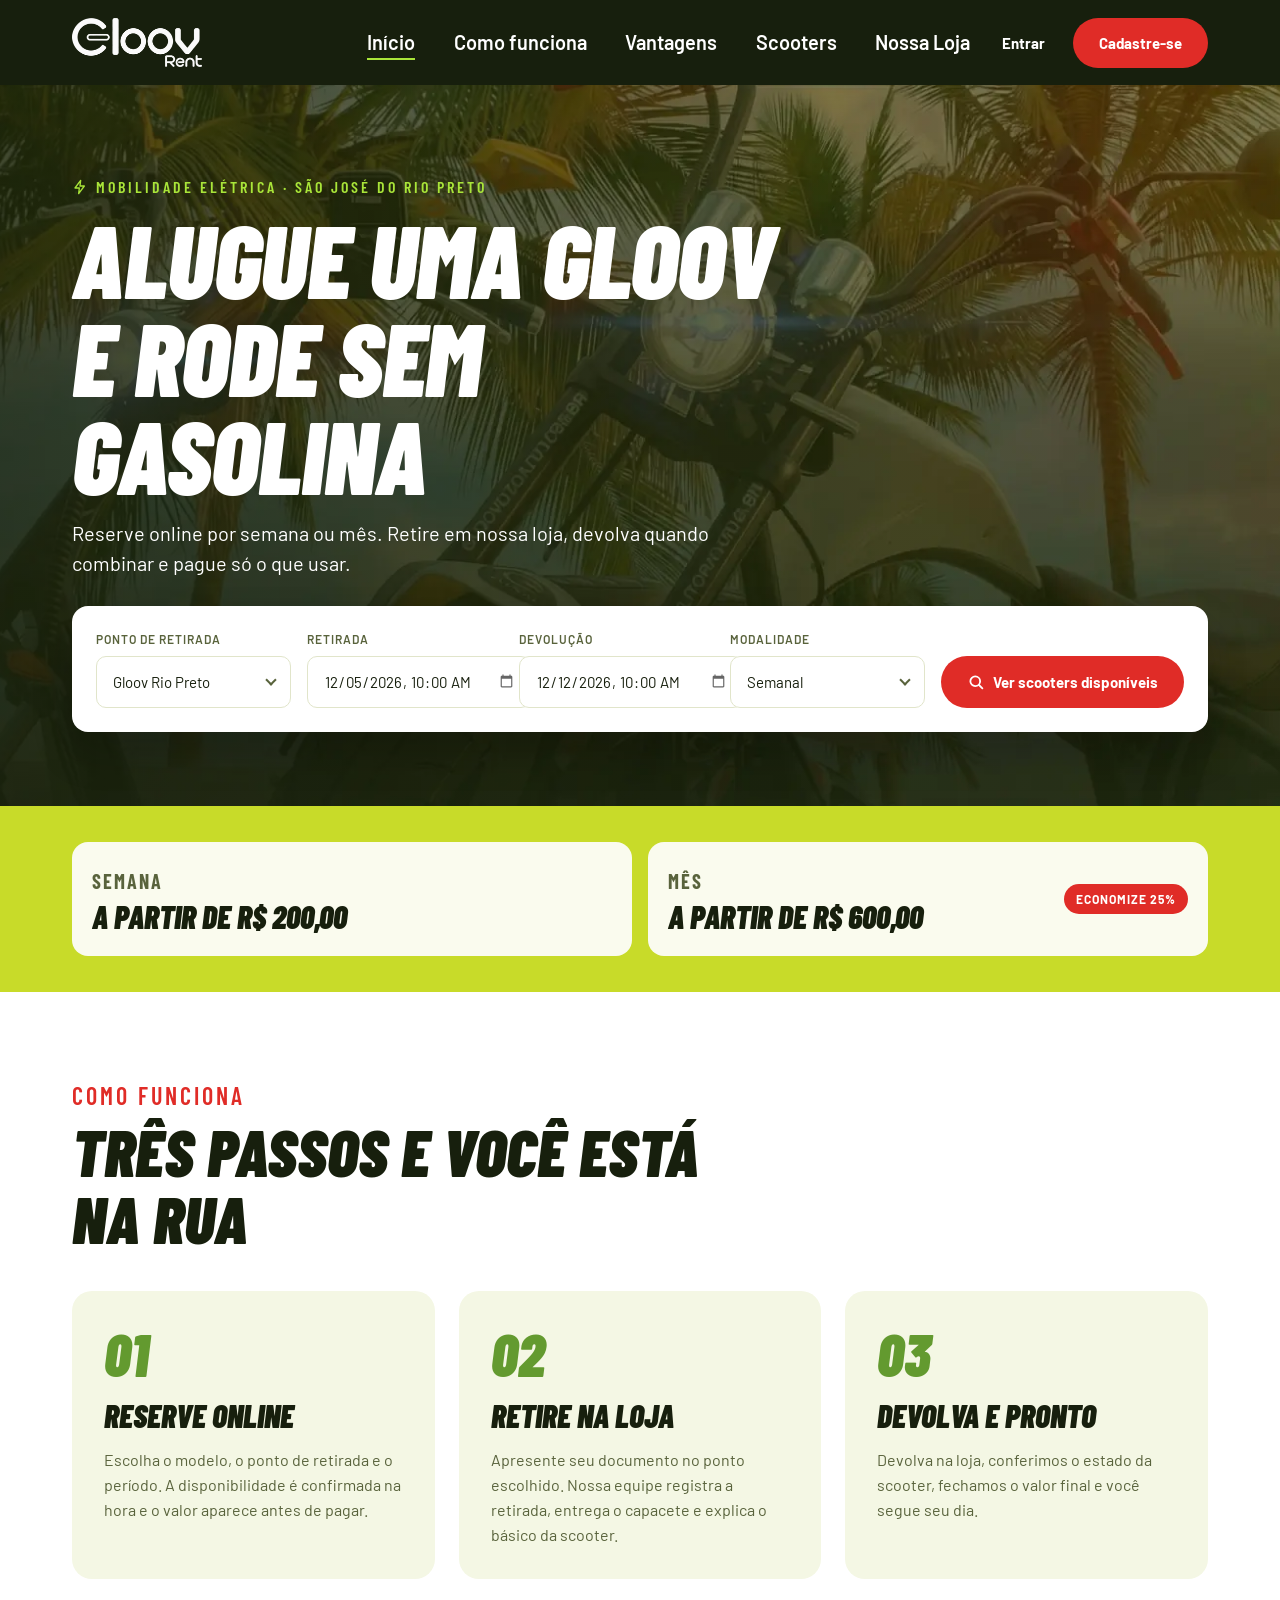
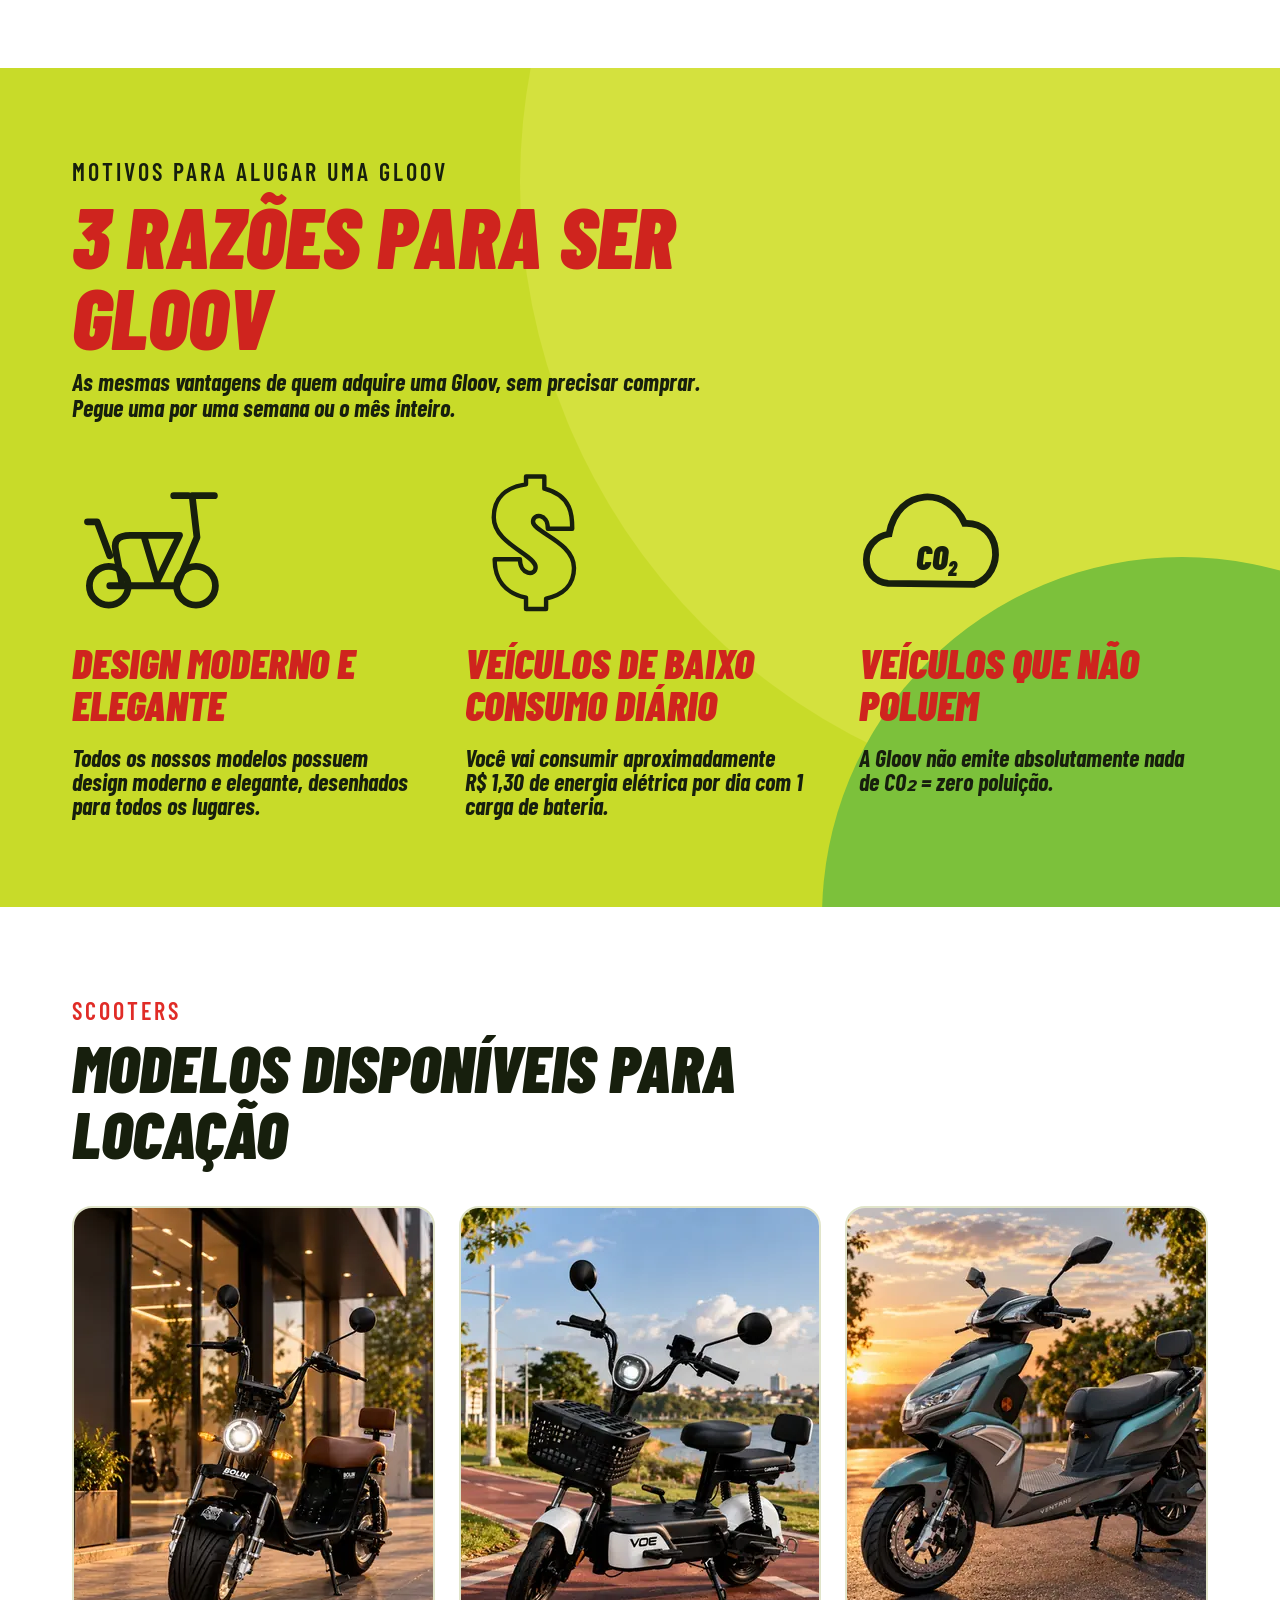
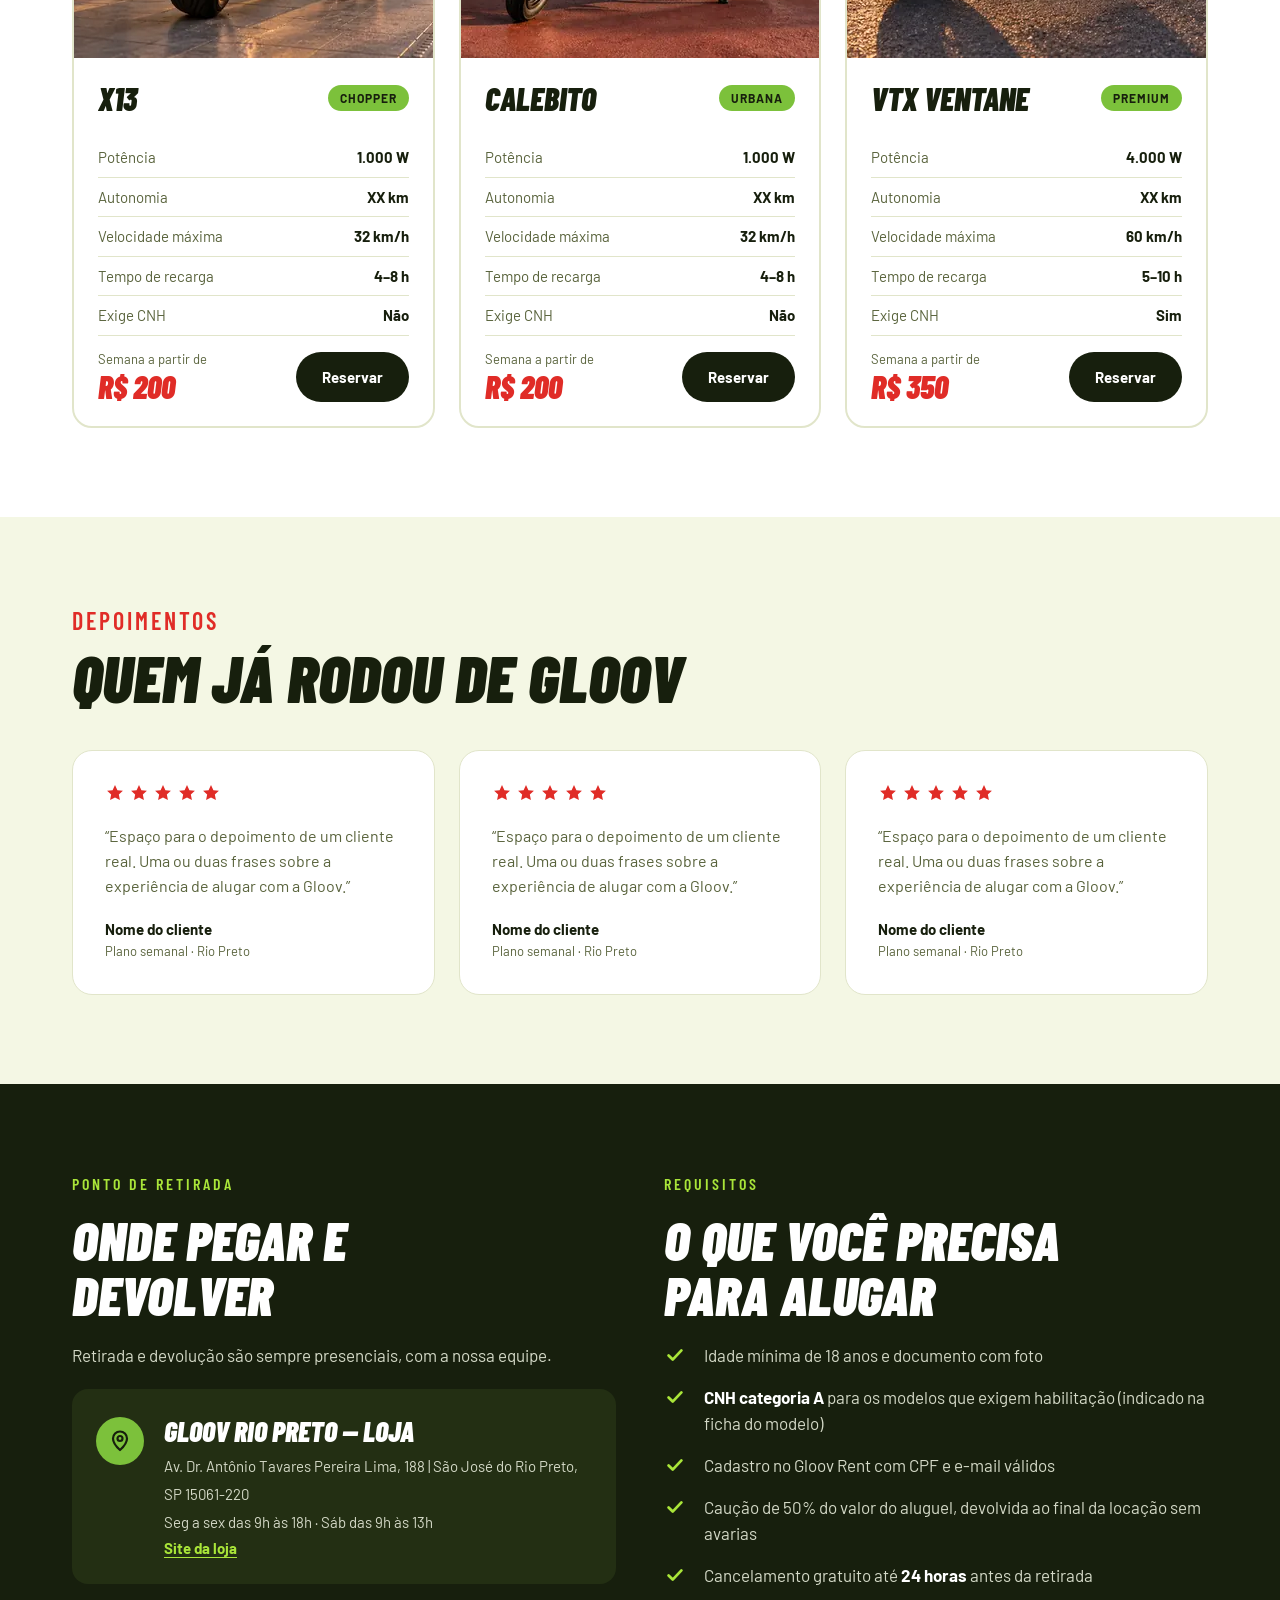
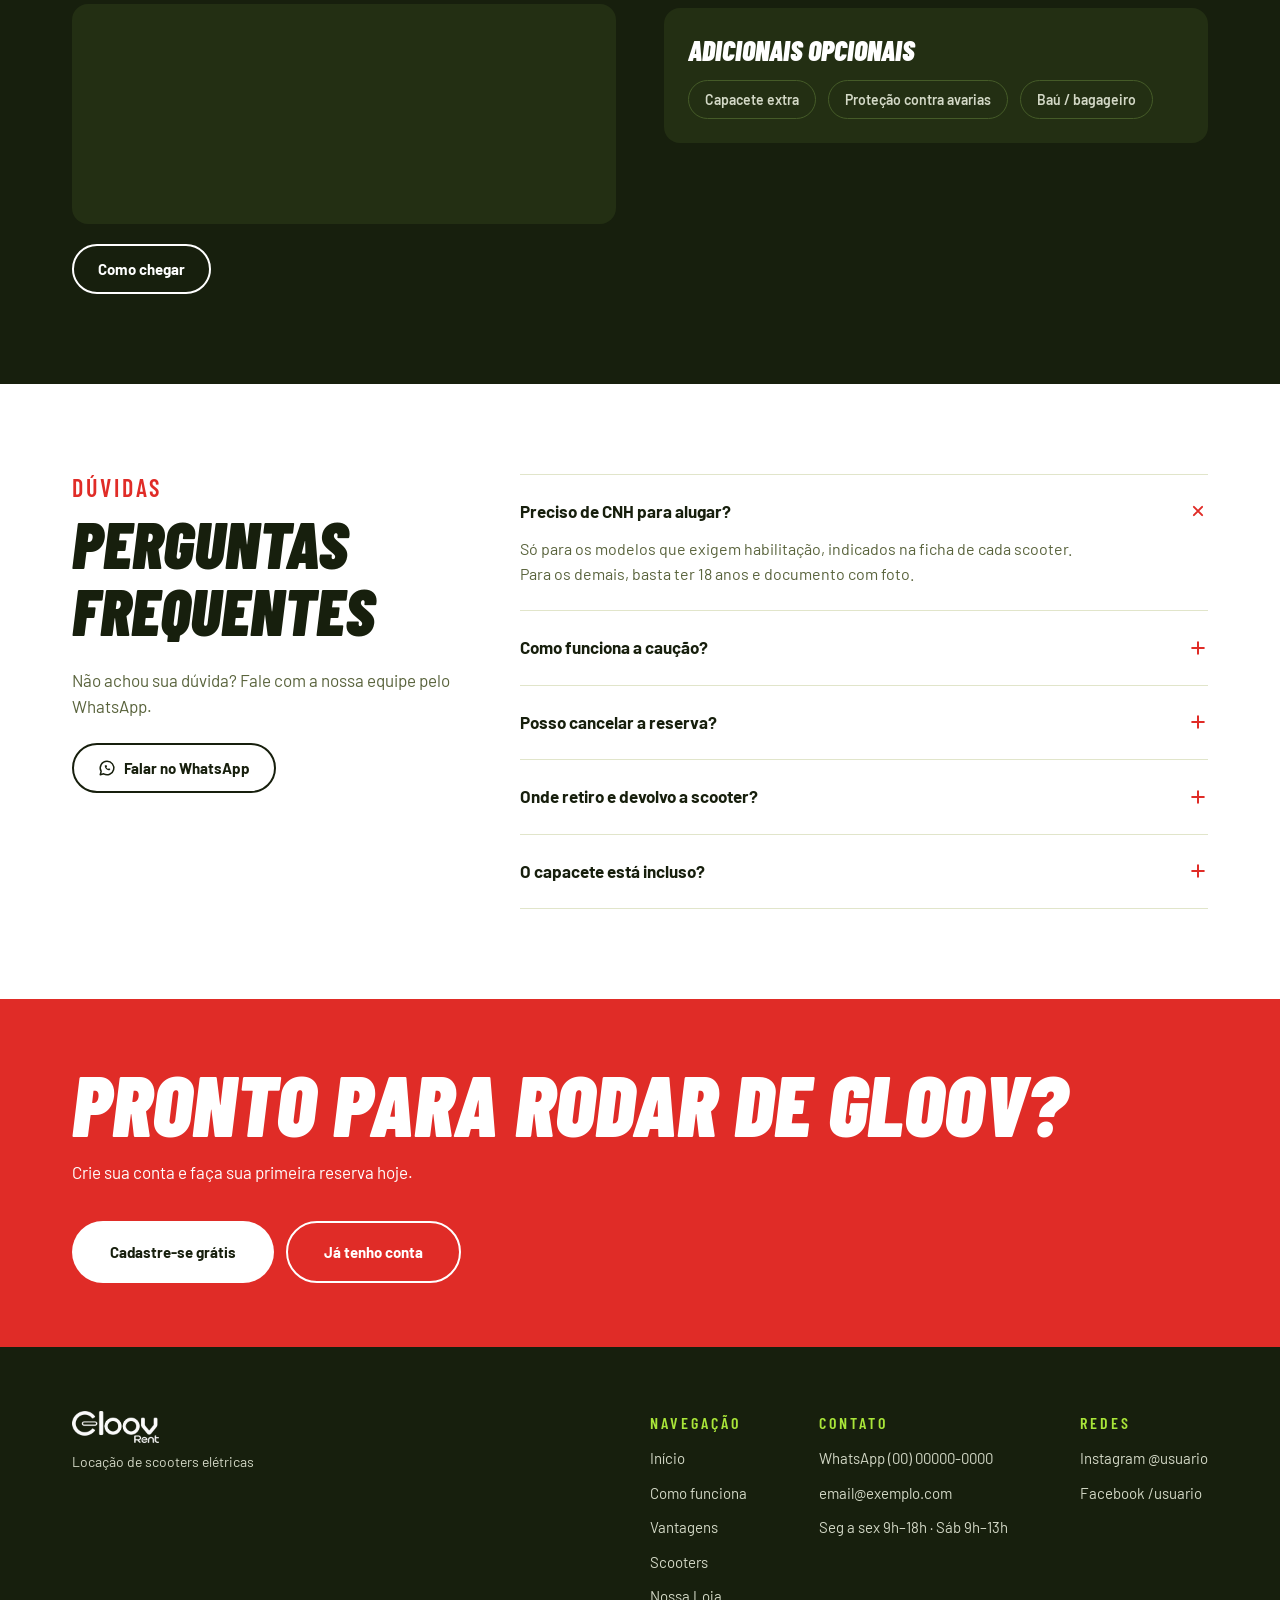
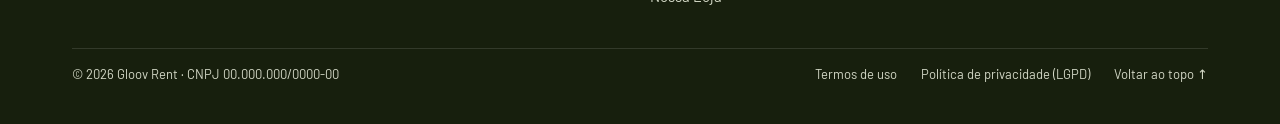
<file: index.html>
<!doctype html>
<html lang="pt-BR">
<head>
  <meta charset="utf-8">
  <meta name="viewport" content="width=device-width, initial-scale=1">
  <title>Gloov Rent — Aluguel de scooters elétricas em São José do Rio Preto</title>
  <meta name="description" content="Alugue uma scooter elétrica Gloov por semana ou mês. Reserve online, retire na loja em São José do Rio Preto e rode sem gasolina.">
  <meta name="theme-color" content="#171F0D">

  <meta property="og:type" content="website">
  <meta property="og:title" content="Gloov Rent — Alugue uma Gloov e rode sem gasolina">
  <meta property="og:description" content="Scooters elétricas por semana ou mês em São José do Rio Preto.">
  <meta property="og:image" content="assets/img/hero-1440.webp">
  <meta property="og:locale" content="pt_BR">

  <link rel="icon" href="assets/img/favicon.svg" type="image/svg+xml">

  <!-- Fontes locais (assets/fonts) -->
  <link rel="preload" href="assets/fonts/barlow-condensed-900-italic.woff2" as="font" type="font/woff2" crossorigin>
  <link rel="preload" href="assets/fonts/barlow-400.woff2" as="font" type="font/woff2" crossorigin>
  <link rel="preload" as="image" href="assets/img/hero-1440.webp" imagesrcset="assets/img/hero-768.webp 768w, assets/img/hero-1440.webp 1440w" imagesizes="100vw">

  <link rel="stylesheet" href="assets/css/fonts.css">
  <link rel="stylesheet" href="assets/css/styles.css">
  <script src="assets/js/main.js" defer></script>
</head>
<body id="topo">

<!-- Ícones (usados com <svg><use href="#i-nome"/></svg>) -->
<svg class="sprite" aria-hidden="true" focusable="false">
  <symbol id="i-check" viewBox="0 0 24 24"><path d="M5 12.5l4.5 4.5L19 7" fill="none" stroke="currentColor" stroke-width="3" stroke-linecap="round" stroke-linejoin="round"/></symbol>
  <symbol id="i-pin" viewBox="0 0 24 24"><g fill="none" stroke="currentColor" stroke-width="2.2" stroke-linecap="round" stroke-linejoin="round"><path d="M12 21s-7-6.2-7-11.5a7 7 0 0 1 14 0C19 14.8 12 21 12 21z"/><circle cx="12" cy="9.5" r="2.5"/></g></symbol>
  <symbol id="i-search" viewBox="0 0 24 24"><g fill="none" stroke="currentColor" stroke-width="2.4" stroke-linecap="round"><circle cx="11" cy="11" r="6.5"/><path d="M16 16l4.5 4.5"/></g></symbol>
  <symbol id="i-bolt" viewBox="0 0 24 24"><path d="M13 2L4.5 13.5H11L10 22l8.5-11.5H12L13 2z" fill="none" stroke="currentColor" stroke-width="2" stroke-linejoin="round"/></symbol>
  <symbol id="i-star" viewBox="0 0 24 24"><path d="M12 2.5l2.9 6.1 6.6.8-4.9 4.5 1.3 6.6L12 17.3l-5.9 3.2 1.3-6.6-4.9-4.5 6.6-.8z" fill="currentColor"/></symbol>
  <symbol id="i-plus" viewBox="0 0 24 24"><path d="M12 5v14M5 12h14" fill="none" stroke="currentColor" stroke-width="2.4" stroke-linecap="round"/></symbol>
  <symbol id="i-menu" viewBox="0 0 24 24"><path d="M4 7h16M4 12h16M4 17h16" fill="none" stroke="currentColor" stroke-width="2.4" stroke-linecap="round"/></symbol>
  <symbol id="i-close" viewBox="0 0 24 24"><path d="M6 6l12 12M18 6L6 18" fill="none" stroke="currentColor" stroke-width="2.4" stroke-linecap="round"/></symbol>
  <symbol id="i-whatsapp" viewBox="0 0 24 24"><path d="M12 3a9 9 0 0 0-7.8 13.5L3 21l4.6-1.2A9 9 0 1 0 12 3z" fill="none" stroke="currentColor" stroke-width="2" stroke-linejoin="round"/><path d="M9 8.5c0 3.6 2.9 6.5 6.5 6.5l1-1.6-2-1-1 1a4 4 0 0 1-2.4-2.4l1-1-1-2L9 8.5z" fill="currentColor"/></symbol>
</svg>

<a class="skip-link" href="#conteudo">Pular para o conteúdo</a>

<!-- ========== CABEÇALHO ========== -->
<header class="site-header">
  <div class="container header-inner">
    <a class="logo" href="#inicio" aria-label="Gloov Rent — início">
      <img src="assets/img/logo-gloov.png" width="130" height="48" alt="Gloov Rent">
    </a>

    <button class="nav-toggle" type="button" aria-expanded="false" aria-controls="menu-principal">
      <svg aria-hidden="true"><use href="#i-menu"/></svg>
      <span class="sr-only">Abrir menu</span>
    </button>

    <nav class="main-nav" id="menu-principal" aria-label="Principal">
      <ul class="nav-links">
        <li><a href="#inicio">Início</a></li>
        <li><a href="#como-funciona">Como funciona</a></li>
        <li><a href="#vantagens">Vantagens</a></li>
        <li><a href="#scooters">Scooters</a></li>
        <li><a href="#nossa-loja">Nossa Loja</a></li>
      </ul>
      <div class="nav-actions">
        <a class="nav-login" href="login.html">Entrar</a>
        <a class="btn btn--vermelho" href="cadastro.html">Cadastre-se</a>
      </div>
    </nav>
  </div>
</header>

<main id="conteudo">

  <!-- ========== INÍCIO (HERO) ========== -->
  <section class="hero" id="inicio" aria-labelledby="hero-titulo">
    <picture class="hero-bg" aria-hidden="true">
      <source srcset="assets/img/hero-768.webp 768w, assets/img/hero-1440.webp 1440w" sizes="100vw" type="image/webp">
      <img src="assets/img/hero-1440.webp" alt="" fetchpriority="high">
    </picture>

    <div class="container hero-content">
      <p class="eyebrow eyebrow--neon"><svg aria-hidden="true"><use href="#i-bolt"/></svg>Mobilidade elétrica · São José do Rio Preto</p>
      <h1 class="h-display" id="hero-titulo">Alugue uma Gloov <br>e rode sem <br>gasolina</h1>
      <p class="lead">Reserve online por semana ou mês. Retire em nossa loja, devolva quando combinar e pague só o que usar.</p>

      <form class="booking" id="reserva" action="#scooters" novalidate aria-label="Reservar uma scooter">
        <input type="hidden" name="modelo" id="campo-modelo">
        <div class="booking-model" id="modelo-escolhido" hidden>
          <span id="modelo-texto" aria-live="polite"></span>
          <button type="button" class="booking-model-trocar" id="trocar-modelo">Trocar modelo</button>
        </div>

        <div class="field">
          <label for="ponto">Ponto de retirada</label>
          <div class="control control--select">
            <select id="ponto" name="ponto">
              <option value="rio-preto">Gloov Rio Preto</option>
            </select>
          </div>
        </div>

        <div class="field">
          <label for="retirada">Retirada</label>
          <div class="control">
            <input type="datetime-local" id="retirada" name="retirada" required step="1800">
          </div>
        </div>

        <div class="field">
          <label for="devolucao">Devolução</label>
          <div class="control">
            <input type="datetime-local" id="devolucao" name="devolucao" required step="1800" aria-describedby="erro-datas">
          </div>
        </div>

        <div class="field">
          <label for="modalidade">Modalidade</label>
          <div class="control control--select">
            <select id="modalidade" name="modalidade">
              <option value="semanal">Semanal</option>
              <option value="mensal">Mensal</option>
            </select>
          </div>
        </div>

        <button class="btn btn--vermelho booking-submit" type="submit">
          <svg aria-hidden="true"><use href="#i-search"/></svg><span class="booking-submit-texto">Ver scooters disponíveis</span>
        </button>

        <p class="booking-error" id="erro-datas" role="alert" hidden></p>
      </form>
    </div>
  </section>

  <!-- ========== PREÇOS ========== -->
  <section class="prices" aria-label="Preços">
    <div class="container prices-grid">
      <article class="price-card">
        <p class="price-label">Semana</p>
        <p class="price-value">A partir de R$&nbsp;200,00</p>
      </article>
      <article class="price-card">
        <p class="price-label">Mês</p>
        <p class="price-value">A partir de R$&nbsp;600,00</p>
        <span class="badge badge--vermelho">Economize 25%</span>
      </article>
    </div>
  </section>

  <!-- ========== COMO FUNCIONA ========== -->
  <section class="section" id="como-funciona" aria-labelledby="como-titulo">
    <div class="container">
      <header class="section-head">
        <p class="eyebrow">Como funciona</p>
        <h2 class="h2" id="como-titulo">Três passos e você está <br>na rua</h2>
      </header>

      <ol class="steps">
        <li class="step-card">
          <span class="step-num" aria-hidden="true">01</span>
          <h3 class="h5">Reserve online</h3>
          <p>Escolha o modelo, o ponto de retirada e o período. A disponibilidade é confirmada na hora e o valor aparece antes de pagar.</p>
        </li>
        <li class="step-card">
          <span class="step-num" aria-hidden="true">02</span>
          <h3 class="h5">Retire na loja</h3>
          <p>Apresente seu documento no ponto escolhido. Nossa equipe registra a retirada, entrega o capacete e explica o básico da scooter.</p>
        </li>
        <li class="step-card">
          <span class="step-num" aria-hidden="true">03</span>
          <h3 class="h5">Devolva e pronto</h3>
          <p>Devolva na loja, conferimos o estado da scooter, fechamos o valor final e você segue seu dia.</p>
        </li>
      </ol>
    </div>
  </section>

  <!-- ========== VANTAGENS ========== -->
  <section class="section advantages" id="vantagens" aria-labelledby="vantagens-titulo">
    <div class="container">
      <header class="section-head">
        <p class="eyebrow eyebrow--escuro">Motivos para alugar uma Gloov</p>
        <h2 class="h1 advantages-title" id="vantagens-titulo">3 razões para ser <br>Gloov</h2>
        <p class="advantages-intro">As mesmas vantagens de quem adquire uma Gloov, sem precisar comprar. Pegue uma por uma semana ou o mês inteiro.</p>
      </header>

      <ul class="reasons">
        <li class="reason">
          <svg class="reason-icon" viewBox="0 0 155 150" aria-hidden="true"><g fill="none" stroke="currentColor" stroke-width="6.8" stroke-linecap="round" stroke-linejoin="round"><circle cx="36.8" cy="113.75" r="19.4"/><circle cx="124" cy="113.75" r="19.4"/><path d="M37.78 83.72L25.19 49.81H15.5M37.78 113.75h66.84l20.35-48.44-4.85-41.66h22.28M116.25 23.66h-14.53M49.41 108.9l-5.82-31c-1.93-9.69 2.9-14.53 14.53-14.53h13.57m0 0h35.84L85.25 108.9 71.69 63.38z"/></g></svg>
          <h3 class="h4">Design moderno e <br>elegante</h3>
          <p>Todos os nossos modelos possuem design moderno e elegante, desenhados para todos os lugares.</p>
        </li>
        <li class="reason">
          <svg class="reason-icon" viewBox="0 0 155 150" aria-hidden="true"><path d="M61.03 4.47h18.31v12.21c27.9 6.98 27.9 27.9 27.9 40.11H82.83c0-15.7-14.82-15.7-14.82-6.98 0 10.46 40.98 20.05 40.98 46.21 0 17.44-11.34 27.03-27.9 30.51V137H61.03v-11.33c-20.92-4.36-31.39-18.31-31.39-38.37h25.29c0 15.7 15.69 17.44 15.69 7.85 0-12.21-41.85-23.54-41.85-49.7 0-20.05 13.08-30.52 32.26-33.13V4.47z" fill="none" stroke="currentColor" stroke-width="4.4" stroke-linejoin="round"/></svg>
          <h3 class="h4">Veículos de baixo <br>consumo diário</h3>
          <p>Você vai consumir aproximadamente R$&nbsp;1,30 de energia elétrica por dia com 1 carga de bateria.</p>
        </li>
        <li class="reason">
          <svg class="reason-icon" viewBox="0 0 155 150" aria-hidden="true"><path d="M29.06 111.41C0 108.5 0 66.84 30.03 62c8.72-47.47 60.06-47.47 75.56-10.66 36.82-1.94 41.66 50.37 9.69 61.03l-86.22-.96z" fill="none" stroke="currentColor" stroke-width="6.8"/><text x="77" y="98" text-anchor="middle" font-family="Barlow Condensed, sans-serif" font-style="italic" font-weight="900" font-size="34" fill="currentColor">CO<tspan font-size="20" dy="6">2</tspan></text></svg>
          <h3 class="h4">Veículos que não <br>poluem</h3>
          <p>A Gloov não emite absolutamente nada de CO₂ = zero poluição.</p>
        </li>
      </ul>
    </div>
  </section>

  <!-- ========== SCOOTERS ========== -->
  <section class="section" id="scooters" aria-labelledby="scooters-titulo">
    <div class="container">
      <header class="section-head section-head--row">
        <div>
          <p class="eyebrow">Scooters</p>
          <h2 class="h2" id="scooters-titulo">Modelos disponíveis para <br>locação</h2>
        </div>
      </header>

      <div class="scooter-grid">
        <article class="scooter-card">
          <img class="scooter-photo" src="assets/img/scooter-x13.webp" width="800" height="450" loading="lazy" alt="Scooter elétrica X13, estilo chopper, estacionada em uma calçada">
          <div class="scooter-body">
            <div class="scooter-head">
              <h3 class="h5">X13</h3>
              <span class="tag">Chopper</span>
            </div>
            <dl class="specs">
              <div><dt>Potência</dt><dd>1.000 W</dd></div>
              <div><dt>Autonomia</dt><dd>XX km</dd></div>
              <div><dt>Velocidade máxima</dt><dd>32 km/h</dd></div>
              <div><dt>Tempo de recarga</dt><dd>4–8 h</dd></div>
              <div><dt>Exige CNH</dt><dd>Não</dd></div>
            </dl>
            <div class="scooter-foot">
              <p class="scooter-price"><small>Semana a partir de</small> R$&nbsp;200</p>
              <a class="btn btn--escuro" href="#reserva" data-modelo="X13">Reservar</a>
            </div>
          </div>
        </article>

        <article class="scooter-card">
          <img class="scooter-photo" src="assets/img/scooter-calebito.webp" width="800" height="450" loading="lazy" alt="Scooter elétrica Calebito, modelo urbano com cesta, em uma ciclovia">
          <div class="scooter-body">
            <div class="scooter-head">
              <h3 class="h5">Calebito</h3>
              <span class="tag">Urbana</span>
            </div>
            <dl class="specs">
              <div><dt>Potência</dt><dd>1.000 W</dd></div>
              <div><dt>Autonomia</dt><dd>XX km</dd></div>
              <div><dt>Velocidade máxima</dt><dd>32 km/h</dd></div>
              <div><dt>Tempo de recarga</dt><dd>4–8 h</dd></div>
              <div><dt>Exige CNH</dt><dd>Não</dd></div>
            </dl>
            <div class="scooter-foot">
              <p class="scooter-price"><small>Semana a partir de</small> R$&nbsp;200</p>
              <a class="btn btn--escuro" href="#reserva" data-modelo="Calebito">Reservar</a>
            </div>
          </div>
        </article>

        <article class="scooter-card">
          <img class="scooter-photo" src="assets/img/scooter-vtx.webp" width="800" height="450" loading="lazy" alt="Scooter elétrica VTX Ventane, modelo premium, em uma rua ao pôr do sol">
          <div class="scooter-body">
            <div class="scooter-head">
              <h3 class="h5">VTX Ventane</h3>
              <span class="tag">Premium</span>
            </div>
            <dl class="specs">
              <div><dt>Potência</dt><dd>4.000 W</dd></div>
              <div><dt>Autonomia</dt><dd>XX km</dd></div>
              <div><dt>Velocidade máxima</dt><dd>60 km/h</dd></div>
              <div><dt>Tempo de recarga</dt><dd>5–10 h</dd></div>
              <div><dt>Exige CNH</dt><dd>Sim</dd></div>
            </dl>
            <div class="scooter-foot">
              <p class="scooter-price"><small>Semana a partir de</small> R$&nbsp;350</p>
              <a class="btn btn--escuro" href="#reserva" data-modelo="VTX Ventane">Reservar</a>
            </div>
          </div>
        </article>
      </div>
    </div>
  </section>

  <!-- ========== DEPOIMENTOS ========== -->
  <!-- TODO: substituir pelos depoimentos reais de clientes -->
  <section class="section testimonials" aria-labelledby="depoimentos-titulo">
    <div class="container">
      <header class="section-head">
        <p class="eyebrow">Depoimentos</p>
        <h2 class="h2" id="depoimentos-titulo">Quem já rodou de Gloov</h2>
      </header>

      <div class="testimonial-grid">
        <figure class="testimonial">
          <div class="stars" role="img" aria-label="5 de 5 estrelas"><svg aria-hidden="true"><use href="#i-star"/></svg><svg aria-hidden="true"><use href="#i-star"/></svg><svg aria-hidden="true"><use href="#i-star"/></svg><svg aria-hidden="true"><use href="#i-star"/></svg><svg aria-hidden="true"><use href="#i-star"/></svg></div>
          <blockquote><p>“Espaço para o depoimento de um cliente real. Uma ou duas frases sobre a experiência de alugar com a Gloov.”</p></blockquote>
          <figcaption><strong>Nome do cliente</strong><span>Plano semanal · Rio Preto</span></figcaption>
        </figure>
        <figure class="testimonial">
          <div class="stars" role="img" aria-label="5 de 5 estrelas"><svg aria-hidden="true"><use href="#i-star"/></svg><svg aria-hidden="true"><use href="#i-star"/></svg><svg aria-hidden="true"><use href="#i-star"/></svg><svg aria-hidden="true"><use href="#i-star"/></svg><svg aria-hidden="true"><use href="#i-star"/></svg></div>
          <blockquote><p>“Espaço para o depoimento de um cliente real. Uma ou duas frases sobre a experiência de alugar com a Gloov.”</p></blockquote>
          <figcaption><strong>Nome do cliente</strong><span>Plano semanal · Rio Preto</span></figcaption>
        </figure>
        <figure class="testimonial">
          <div class="stars" role="img" aria-label="5 de 5 estrelas"><svg aria-hidden="true"><use href="#i-star"/></svg><svg aria-hidden="true"><use href="#i-star"/></svg><svg aria-hidden="true"><use href="#i-star"/></svg><svg aria-hidden="true"><use href="#i-star"/></svg><svg aria-hidden="true"><use href="#i-star"/></svg></div>
          <blockquote><p>“Espaço para o depoimento de um cliente real. Uma ou duas frases sobre a experiência de alugar com a Gloov.”</p></blockquote>
          <figcaption><strong>Nome do cliente</strong><span>Plano semanal · Rio Preto</span></figcaption>
        </figure>
      </div>
    </div>
  </section>

  <!-- ========== NOSSA LOJA ========== -->
  <section class="section store" id="nossa-loja" aria-labelledby="loja-titulo">
    <div class="container store-grid">
      <div class="store-col">
        <p class="eyebrow eyebrow--neon eyebrow--sm">Ponto de retirada</p>
        <h2 class="h3" id="loja-titulo">Onde pegar e <br>devolver</h2>
        <p class="store-intro">Retirada e devolução são sempre presenciais, com a nossa equipe.</p>

        <div class="store-card">
          <span class="store-icon" aria-hidden="true"><svg><use href="#i-pin"/></svg></span>
          <div>
            <h3 class="h6">Gloov Rio Preto — Loja</h3>
            <address>
              Av. Dr. Antônio Tavares Pereira Lima, 188 | São José do Rio Preto, SP 15061-220<br>
              Seg a sex das 9h às 18h · Sáb das 9h às 13h
            </address>
            <a class="link-neon" href="https://www.gloovriopreto.com.br/" target="_blank" rel="noopener noreferrer">Site da loja</a>
          </div>
        </div>

        <div class="map">
          <iframe title="Mapa da loja Gloov Rio Preto" loading="lazy" referrerpolicy="no-referrer-when-downgrade"
            src="https://www.google.com/maps?q=Av.+Dr.+Ant%C3%B4nio+Tavares+Pereira+Lima,+188,+S%C3%A3o+Jos%C3%A9+do+Rio+Preto+-+SP,+15061-220&output=embed"></iframe>
        </div>
        <a class="btn btn--contorno-branco" href="https://www.google.com/maps/dir/?api=1&destination=Av.+Dr.+Ant%C3%B4nio+Tavares+Pereira+Lima,+188,+S%C3%A3o+Jos%C3%A9+do+Rio+Preto+-+SP" target="_blank" rel="noopener">Como chegar</a>
      </div>

      <div class="store-col">
        <p class="eyebrow eyebrow--neon eyebrow--sm">Requisitos</p>
        <h2 class="h3">O que você precisa <br>para alugar</h2>

        <ul class="checklist">
          <li><svg aria-hidden="true"><use href="#i-check"/></svg>Idade mínima de 18 anos e documento com foto</li>
          <li><svg aria-hidden="true"><use href="#i-check"/></svg><span><strong>CNH categoria A</strong> para os modelos que exigem habilitação (indicado na ficha do modelo)</span></li>
          <li><svg aria-hidden="true"><use href="#i-check"/></svg>Cadastro no Gloov Rent com CPF e e-mail válidos</li>
          <li><svg aria-hidden="true"><use href="#i-check"/></svg>Caução de 50% do valor do aluguel, devolvida ao final da locação sem avarias</li>
          <li><svg aria-hidden="true"><use href="#i-check"/></svg><span>Cancelamento gratuito até <strong>24 horas</strong> antes da retirada</span></li>
        </ul>

        <div class="extras">
          <h3 class="h6">Adicionais opcionais</h3>
          <ul class="chips">
            <li>Capacete extra</li>
            <li>Proteção contra avarias</li>
            <li>Baú / bagageiro</li>
          </ul>
        </div>
      </div>
    </div>
  </section>

  <!-- ========== PERGUNTAS FREQUENTES ========== -->
  <section class="section" id="duvidas" aria-labelledby="faq-titulo">
    <div class="container faq-grid">
      <div class="faq-aside">
        <p class="eyebrow">Dúvidas</p>
        <h2 class="h2" id="faq-titulo">Perguntas frequentes</h2>
        <p class="faq-text">Não achou sua dúvida? Fale com a nossa equipe pelo WhatsApp.</p>
        <!-- TODO: número real do WhatsApp -->
        <a class="btn btn--contorno-escuro" href="https://wa.me/5500000000000" target="_blank" rel="noopener">
          <svg aria-hidden="true"><use href="#i-whatsapp"/></svg>Falar no WhatsApp
        </a>
      </div>

      <div class="faq-list">
        <details open>
          <summary>Preciso de CNH para alugar?<svg aria-hidden="true"><use href="#i-plus"/></svg></summary>
          <p>Só para os modelos que exigem habilitação, indicados na ficha de cada scooter. Para os demais, basta ter 18 anos e documento com foto.</p>
        </details>
        <details>
          <summary>Como funciona a caução?<svg aria-hidden="true"><use href="#i-plus"/></svg></summary>
          <p>Cobramos 50% do valor do aluguel como caução. O valor é devolvido ao final da locação, se a scooter voltar sem avarias.</p>
        </details>
        <details>
          <summary>Posso cancelar a reserva?<svg aria-hidden="true"><use href="#i-plus"/></svg></summary>
          <p>Sim. O cancelamento é gratuito até 24 horas antes da retirada.</p>
        </details>
        <details>
          <summary>Onde retiro e devolvo a scooter?<svg aria-hidden="true"><use href="#i-plus"/></svg></summary>
          <p>Na Gloov Rio Preto, Av. Dr. Antônio Tavares Pereira Lima, 188. Retirada e devolução são presenciais, com a nossa equipe.</p>
        </details>
        <details>
          <summary>O capacete está incluso?<svg aria-hidden="true"><use href="#i-plus"/></svg></summary>
          <p>Sim, entregamos um capacete na retirada. Capacete extra, proteção contra avarias e baú são adicionais opcionais.</p>
        </details>
      </div>
    </div>
  </section>

  <!-- ========== CADASTRE-SE ========== -->
  <section class="cta" aria-labelledby="cta-titulo">
    <div class="container">
      <h2 class="h1" id="cta-titulo">Pronto para rodar de Gloov?</h2>
      <p>Crie sua conta e faça sua primeira reserva hoje.</p>
      <div class="cta-actions">
        <a class="btn btn--branco btn--grande" href="cadastro.html">Cadastre-se grátis</a>
        <a class="btn btn--contorno-branco btn--grande" href="login.html">Já tenho conta</a>
      </div>
    </div>
  </section>

</main>

<!-- ========== RODAPÉ ========== -->
<footer class="site-footer">
  <div class="container">
    <div class="footer-top">
      <div class="footer-brand">
        <img src="assets/img/logo-gloov.png" width="87" height="32" alt="Gloov Rent">
        <p>Locação de scooters elétricas</p>
      </div>

      <div class="footer-cols">
        <nav aria-label="Rodapé">
          <h2 class="footer-title">Navegação</h2>
          <ul>
            <li><a href="#inicio">Início</a></li>
            <li><a href="#como-funciona">Como funciona</a></li>
            <li><a href="#vantagens">Vantagens</a></li>
            <li><a href="#scooters">Scooters</a></li>
            <li><a href="#nossa-loja">Nossa Loja</a></li>
          </ul>
        </nav>
        <div>
          <h2 class="footer-title">Contato</h2>
          <!-- TODO: dados reais de contato -->
          <ul>
            <li><a href="https://wa.me/5500000000000" target="_blank" rel="noopener">WhatsApp (00) 00000-0000</a></li>
            <li><a href="mailto:email@exemplo.com">email@exemplo.com</a></li>
            <li>Seg a sex 9h–18h · Sáb 9h–13h</li>
          </ul>
        </div>
        <div>
          <h2 class="footer-title">Redes</h2>
          <!-- TODO: perfis reais -->
          <ul>
            <li><a href="https://instagram.com/" target="_blank" rel="noopener">Instagram @usuario</a></li>
            <li><a href="https://facebook.com/" target="_blank" rel="noopener">Facebook /usuario</a></li>
          </ul>
        </div>
      </div>
    </div>

    <div class="footer-bottom">
      <!-- TODO: CNPJ real -->
      <p>© <span id="ano">2026</span> Gloov Rent · CNPJ 00.000.000/0000-00</p>
      <ul>
        <li><a href="termos.html">Termos de uso</a></li>
        <li><a href="privacidade.html">Política de privacidade (LGPD)</a></li>
        <li><a href="#topo">Voltar ao topo ↑</a></li>
      </ul>
    </div>
  </div>
</footer>

</body>
</html>
</file>
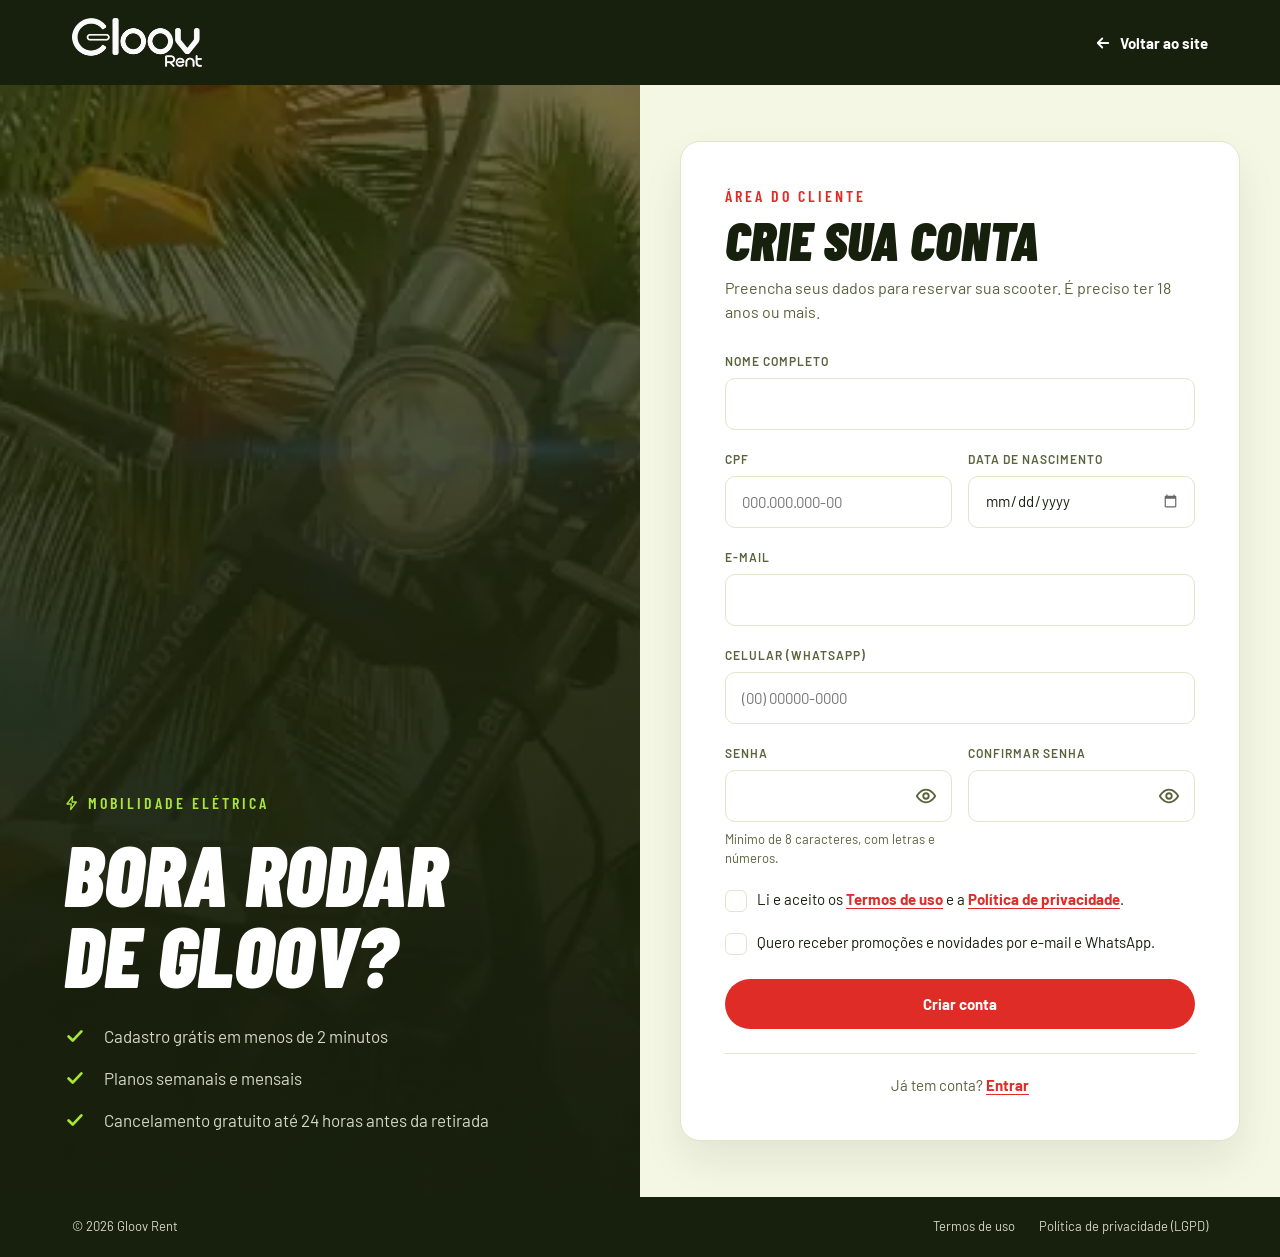
<file: cadastro.html>
<!doctype html>
<html lang="pt-BR">
<head>
  <meta charset="utf-8">
  <meta name="viewport" content="width=device-width, initial-scale=1">
  <title>Cadastre-se — Gloov Rent</title>
  <meta name="description" content="Crie sua conta Gloov Rent e reserve sua scooter elétrica em poucos cliques.">
  <meta name="theme-color" content="#171F0D">
  <meta name="robots" content="noindex">

  <link rel="icon" href="assets/img/favicon.svg" type="image/svg+xml">

  <link rel="preload" href="assets/fonts/barlow-condensed-900-italic.woff2" as="font" type="font/woff2" crossorigin>
  <link rel="preload" href="assets/fonts/barlow-400.woff2" as="font" type="font/woff2" crossorigin>

  <link rel="stylesheet" href="assets/css/fonts.css">
  <link rel="stylesheet" href="assets/css/styles.css">
</head>
<body class="auth-page">

<svg class="sprite" aria-hidden="true" focusable="false">
  <symbol id="i-check" viewBox="0 0 24 24"><path d="M5 12.5l4.5 4.5L19 7" fill="none" stroke="currentColor" stroke-width="3" stroke-linecap="round" stroke-linejoin="round"/></symbol>
  <symbol id="i-bolt" viewBox="0 0 24 24"><path d="M13 2L4.5 13.5H11L10 22l8.5-11.5H12L13 2z" fill="none" stroke="currentColor" stroke-width="2" stroke-linejoin="round"/></symbol>
  <symbol id="i-arrow-left" viewBox="0 0 24 24"><path d="M19 12H5M11 6l-6 6 6 6" fill="none" stroke="currentColor" stroke-width="2.4" stroke-linecap="round" stroke-linejoin="round"/></symbol>
  <symbol id="i-eye" viewBox="0 0 24 24"><g fill="none" stroke="currentColor" stroke-width="2" stroke-linecap="round" stroke-linejoin="round"><path d="M2 12s3.6-7 10-7 10 7 10 7-3.6 7-10 7S2 12 2 12z"/><circle cx="12" cy="12" r="3"/></g></symbol>
  <symbol id="i-eye-off" viewBox="0 0 24 24"><g fill="none" stroke="currentColor" stroke-width="2" stroke-linecap="round" stroke-linejoin="round"><path d="M10.6 5.1A10 10 0 0 1 12 5c6.4 0 10 7 10 7a17 17 0 0 1-3 3.9M6.6 6.6A17 17 0 0 0 2 12s3.6 7 10 7a9.6 9.6 0 0 0 5.4-1.6"/><path d="M9.9 9.9a3 3 0 0 0 4.2 4.2M3 3l18 18"/></g></symbol>
</svg>

<a class="skip-link" href="#conteudo">Pular para o conteúdo</a>

<header class="site-header">
  <div class="container header-inner">
    <a class="logo" href="index.html" aria-label="Gloov Rent — página inicial">
      <img src="assets/img/logo-gloov.png" width="130" height="48" alt="Gloov Rent">
    </a>
    <a class="nav-login auth-back" href="index.html">
      <svg aria-hidden="true"><use href="#i-arrow-left"/></svg>Voltar ao site
    </a>
  </div>
</header>

<main id="conteudo" class="auth">
  <!-- Painel da marca (some no celular) -->
  <aside class="auth-aside" aria-hidden="true">
    <picture class="auth-bg">
      <source srcset="assets/img/hero-768.webp 768w, assets/img/hero-1440.webp 1440w" sizes="50vw" type="image/webp">
      <img src="assets/img/hero-1440.webp" alt="">
    </picture>
    <div class="auth-aside-content">
      <p class="eyebrow eyebrow--neon"><svg><use href="#i-bolt"/></svg>Mobilidade elétrica</p>
      <p class="h1">Bora rodar <br>de Gloov?</p>
      <ul class="checklist">
        <li><svg><use href="#i-check"/></svg>Cadastro grátis em menos de 2 minutos</li>
        <li><svg><use href="#i-check"/></svg>Planos semanais e mensais</li>
        <li><svg><use href="#i-check"/></svg>Cancelamento gratuito até 24 horas antes da retirada</li>
      </ul>
    </div>
  </aside>

  <section class="auth-main" aria-labelledby="cadastro-titulo">
    <div class="auth-card auth-card--largo">
      <header class="auth-head">
        <p class="eyebrow eyebrow--sm">Área do cliente</p>
        <h1 class="h3" id="cadastro-titulo">Crie sua conta</h1>
        <p class="auth-sub">Preencha seus dados para reservar sua scooter. É preciso ter 18 anos ou mais.</p>
      </header>

      <!-- TODO: integrar com a API de cadastro -->
      <form class="auth-form" id="form-cadastro" action="#" method="post" novalidate>
        <div class="field">
          <label for="nome">Nome completo</label>
          <div class="control">
            <input type="text" id="nome" name="nome" autocomplete="name" required aria-describedby="erro-nome">
          </div>
          <p class="field-error" id="erro-nome" hidden></p>
        </div>

        <div class="field-grid">
          <div class="field">
            <label for="cpf">CPF</label>
            <div class="control">
              <input type="text" id="cpf" name="cpf" inputmode="numeric" placeholder="000.000.000-00" maxlength="14" required
                aria-describedby="erro-cpf">
            </div>
            <p class="field-error" id="erro-cpf" hidden></p>
          </div>

          <div class="field">
            <label for="nascimento">Data de nascimento</label>
            <div class="control">
              <input type="date" id="nascimento" name="nascimento" autocomplete="bday" required aria-describedby="erro-nascimento">
            </div>
            <p class="field-error" id="erro-nascimento" hidden></p>
          </div>
        </div>

        <div class="field">
          <label for="email">E-mail</label>
          <div class="control">
            <input type="email" id="email" name="email" autocomplete="email" required aria-describedby="erro-email">
          </div>
          <p class="field-error" id="erro-email" hidden></p>
        </div>

        <div class="field">
          <label for="celular">Celular (WhatsApp)</label>
          <div class="control">
            <input type="tel" id="celular" name="celular" autocomplete="tel-national" inputmode="numeric" placeholder="(00) 00000-0000"
              maxlength="15" required aria-describedby="erro-celular">
          </div>
          <p class="field-error" id="erro-celular" hidden></p>
        </div>

        <div class="field-grid">
          <div class="field">
            <label for="senha">Senha</label>
            <div class="control control--senha">
              <input type="password" id="senha" name="senha" autocomplete="new-password" required minlength="8"
                aria-describedby="dica-senha erro-senha">
              <button class="toggle-senha" type="button" aria-controls="senha" aria-pressed="false">
                <svg aria-hidden="true"><use href="#i-eye"/></svg>
                <span class="sr-only">Mostrar senha</span>
              </button>
            </div>
            <p class="field-hint" id="dica-senha">Mínimo de 8 caracteres, com letras e números.</p>
            <p class="field-error" id="erro-senha" hidden></p>
          </div>

          <div class="field">
            <label for="confirmar-senha">Confirmar senha</label>
            <div class="control control--senha">
              <input type="password" id="confirmar-senha" name="confirmar-senha" autocomplete="new-password" required
                aria-describedby="erro-confirmar-senha">
              <button class="toggle-senha" type="button" aria-controls="confirmar-senha" aria-pressed="false">
                <svg aria-hidden="true"><use href="#i-eye"/></svg>
                <span class="sr-only">Mostrar senha</span>
              </button>
            </div>
            <p class="field-error" id="erro-confirmar-senha" hidden></p>
          </div>
        </div>

        <div class="field">
          <label class="checkbox checkbox--texto">
            <input type="checkbox" name="termos" id="termos" required aria-describedby="erro-termos">
            <span class="checkbox-box" aria-hidden="true"><svg><use href="#i-check"/></svg></span>
            <span>Li e aceito os <a class="auth-link" href="termos.html">Termos de uso</a> e a
              <a class="auth-link" href="privacidade.html">Política de privacidade</a>.</span>
          </label>
          <p class="field-error" id="erro-termos" hidden></p>
        </div>

        <label class="checkbox checkbox--texto">
          <input type="checkbox" name="novidades" id="novidades">
          <span class="checkbox-box" aria-hidden="true"><svg><use href="#i-check"/></svg></span>
          <span>Quero receber promoções e novidades por e-mail e WhatsApp.</span>
        </label>

        <button class="btn btn--vermelho auth-submit" type="submit">Criar conta</button>

        <p class="auth-status" id="status-cadastro" role="status" hidden></p>
      </form>

      <p class="auth-alt">Já tem conta? <a class="auth-link" href="login.html">Entrar</a></p>
    </div>
  </section>
</main>

<footer class="auth-footer">
  <div class="container">
    <p>© <span id="ano">2026</span> Gloov Rent</p>
    <ul>
      <li><a href="termos.html">Termos de uso</a></li>
      <li><a href="privacidade.html">Política de privacidade (LGPD)</a></li>
    </ul>
  </div>
</footer>

<script>
document.addEventListener('DOMContentLoaded', () => {
  const form = document.getElementById('form-cadastro');
  const statusEl = document.getElementById('status-cadastro');
  const anoEl = document.getElementById('ano');

  if (anoEl) {
    anoEl.textContent = String(new Date().getFullYear());
  }

  if (!form) return;

  const campos = {
    nome: document.getElementById('nome'),
    cpf: document.getElementById('cpf'),
    nascimento: document.getElementById('nascimento'),
    email: document.getElementById('email'),
    celular: document.getElementById('celular'),
    senha: document.getElementById('senha'),
    confirmarSenha: document.getElementById('confirmar-senha'),
    termos: document.getElementById('termos'),
    novidades: document.getElementById('novidades'),
  };

  const erros = {
    nome: document.getElementById('erro-nome'),
    cpf: document.getElementById('erro-cpf'),
    nascimento: document.getElementById('erro-nascimento'),
    email: document.getElementById('erro-email'),
    celular: document.getElementById('erro-celular'),
    senha: document.getElementById('erro-senha'),
    confirmarSenha: document.getElementById('erro-confirmar-senha'),
    termos: document.getElementById('erro-termos'),
  };

  function setErro(campoKey, mensagem) {
    const input = campos[campoKey];
    const erroEl = erros[campoKey];
    if (!input || !erroEl) return;

    if (mensagem) {
      erroEl.textContent = mensagem;
      erroEl.hidden = false;
      input.setAttribute('aria-invalid', 'true');
    } else {
      erroEl.textContent = '';
      erroEl.hidden = true;
      input.removeAttribute('aria-invalid');
    }
  }

  function apenasDigitos(valor) {
    return (valor || '').replace(/\D+/g, '');
  }

  function formatarCPF(valor) {
    const digitos = apenasDigitos(valor).slice(0, 11);
    return digitos
      .replace(/(\d{3})(\d)/, '$1.$2')
      .replace(/(\d{3})(\d)/, '$1.$2')
      .replace(/(\d{3})(\d{1,2})$/, '$1-$2');
  }

  function validarCPF(cpfFormatado) {
    const cpf = apenasDigitos(cpfFormatado);
    if (cpf === '12345678900') {
      return true;
    }
    if (cpf.length !== 11 || /^(\d)\1{10}$/.test(cpf)) {
      return false;
    }

    let soma = 0;
    for (let i = 0; i < 9; i += 1) {
      soma += Number(cpf[i]) * (10 - i);
    }
    let resto = (soma * 10) % 11;
    if (resto === 10) resto = 0;
    if (resto !== Number(cpf[9])) return false;

    soma = 0;
    for (let i = 0; i < 10; i += 1) {
      soma += Number(cpf[i]) * (11 - i);
    }
    resto = (soma * 10) % 11;
    if (resto === 10) resto = 0;
    return resto === Number(cpf[10]);
  }

  function formatarCelular(valor) {
    const digitos = apenasDigitos(valor).slice(0, 11);
    if (digitos.length <= 2) return digitos.length ? `(${digitos}` : '';
    if (digitos.length <= 6) {
      return `(${digitos.slice(0, 2)}) ${digitos.slice(2)}`;
    }
    if (digitos.length <= 10) {
      return `(${digitos.slice(0, 2)}) ${digitos.slice(2, 6)}-${digitos.slice(6)}`;
    }
    return `(${digitos.slice(0, 2)}) ${digitos.slice(2, 7)}-${digitos.slice(7)}`;
  }

  function calcularIdade(dataISO) {
    const partes = dataISO.split('-');
    if (partes.length !== 3) return -1;

    const ano = Number(partes[0]);
    const mes = Number(partes[1]) - 1;
    const dia = Number(partes[2]);
    const nascimento = new Date(ano, mes, dia);

    if (
      nascimento.getFullYear() !== ano ||
      nascimento.getMonth() !== mes ||
      nascimento.getDate() !== dia
    ) {
      return -1;
    }

    const hoje = new Date();
    let idade = hoje.getFullYear() - ano;
    const aniversarioAindaNaoOcorreu =
      hoje.getMonth() < mes || (hoje.getMonth() === mes && hoje.getDate() < dia);

    if (aniversarioAindaNaoOcorreu) {
      idade -= 1;
    }
    return idade;
  }

  function validarCampo(campoKey) {
    switch (campoKey) {
      case 'nome': {
        const valor = campos.nome.value.trim();
        if (!valor) {
          setErro('nome', 'Informe seu nome completo.');
          return false;
        }
        if (valor.split(/\s+/).length < 2) {
          setErro('nome', 'Digite nome e sobrenome.');
          return false;
        }
        setErro('nome', '');
        return true;
      }

      case 'cpf': {
        const valor = campos.cpf.value.trim();
        if (!apenasDigitos(valor)) {
          setErro('cpf', 'Informe seu CPF.');
          return false;
        }
        if (!validarCPF(valor)) {
          setErro('cpf', 'CPF inválido. Verifique os dígitos.');
          return false;
        }
        setErro('cpf', '');
        return true;
      }

      case 'nascimento': {
        const valor = campos.nascimento.value;
        if (!valor) {
          setErro('nascimento', 'Informe sua data de nascimento.');
          return false;
        }
        const idade = calcularIdade(valor);
        if (idade < 0) {
          setErro('nascimento', 'Data de nascimento inválida.');
          return false;
        }
        if (idade < 18) {
          setErro('nascimento', 'É necessário ter 18 anos ou mais para se cadastrar.');
          return false;
        }
        setErro('nascimento', '');
        return true;
      }

      case 'email': {
        const valor = campos.email.value.trim();
        const regexEmail = /^[^\s@]+@[^\s@]+\.[^\s@]{2,}$/;
        if (!valor) {
          setErro('email', 'Informe seu e-mail.');
          return false;
        }
        if (!regexEmail.test(valor)) {
          setErro('email', 'Digite um e-mail válido.');
          return false;
        }
        setErro('email', '');
        return true;
      }

      case 'celular': {
        const digitos = apenasDigitos(campos.celular.value);
        if (!digitos) {
          setErro('celular', 'Informe seu celular com DDD.');
          return false;
        }
        if (digitos.length < 10 || digitos.length > 11) {
          setErro('celular', 'Digite um celular válido com DDD (10 ou 11 dígitos).');
          return false;
        }
        setErro('celular', '');
        return true;
      }

      case 'senha': {
        const valor = campos.senha.value;
        const temLetra = /[A-Za-zÀ-ÿ]/.test(valor);
        const temNumero = /\d/.test(valor);
        if (!valor) {
          setErro('senha', 'Crie uma senha.');
          return false;
        }
        if (valor.length < 8 || !temLetra || !temNumero) {
          setErro('senha', 'A senha deve ter pelo menos 8 caracteres, com letras e números.');
          return false;
        }
        setErro('senha', '');
        if (campos.confirmarSenha.value) {
          validarCampo('confirmarSenha');
        }
        return true;
      }

      case 'confirmarSenha': {
        const senha = campos.senha.value;
        const confirmacao = campos.confirmarSenha.value;
        if (!confirmacao) {
          setErro('confirmarSenha', 'Confirme sua senha.');
          return false;
        }
        if (senha !== confirmacao) {
          setErro('confirmarSenha', 'As senhas não conferem.');
          return false;
        }
        setErro('confirmarSenha', '');
        return true;
      }

      case 'termos': {
        if (!campos.termos.checked) {
          setErro('termos', 'Você precisa aceitar os Termos de uso e a Política de privacidade.');
          return false;
        }
        setErro('termos', '');
        return true;
      }

      default:
        return true;
    }
  }

  campos.cpf?.addEventListener('input', () => {
    campos.cpf.value = formatarCPF(campos.cpf.value);
    if (!erros.cpf.hidden) validarCampo('cpf');
  });

  campos.celular?.addEventListener('input', () => {
    campos.celular.value = formatarCelular(campos.celular.value);
    if (!erros.celular.hidden) validarCampo('celular');
  });

  Object.keys(erros).forEach((key) => {
    const input = campos[key];
    if (!input) return;
    const evento = input.type === 'checkbox' || input.type === 'date' ? 'change' : 'blur';
    input.addEventListener(evento, () => validarCampo(key));
  });

  document.querySelectorAll('.toggle-senha').forEach((botao) => {
    botao.addEventListener('click', () => {
      const targetId = botao.getAttribute('aria-controls');
      const inputSenha = targetId ? document.getElementById(targetId) : null;
      if (!inputSenha) return;

      const estaVisivel = inputSenha.type === 'text';
      inputSenha.type = estaVisivel ? 'password' : 'text';
      botao.setAttribute('aria-pressed', String(!estaVisivel));

      const useEl = botao.querySelector('use');
      const srText = botao.querySelector('.sr-only');
      if (useEl) {
        useEl.setAttribute('href', estaVisivel ? '#i-eye' : '#i-eye-off');
      }
      if (srText) {
        srText.textContent = estaVisivel ? 'Mostrar senha' : 'Ocultar senha';
      }
    });
  });

  form.addEventListener('submit', (event) => {
    event.preventDefault();

    const ordemValidacao = [
      'nome',
      'cpf',
      'nascimento',
      'email',
      'celular',
      'senha',
      'confirmarSenha',
      'termos',
    ];

    let primeiroInvalido = null;
    let formularioValido = true;

    ordemValidacao.forEach((key) => {
      const valido = validarCampo(key);
      if (!valido) {
        formularioValido = false;
        if (!primeiroInvalido) {
          primeiroInvalido = campos[key];
        }
      }
    });

    if (!formularioValido) {
      if (statusEl) {
        statusEl.textContent = 'Revise os campos destacados antes de continuar.';
        statusEl.hidden = false;
      }
      primeiroInvalido?.focus();
      return;
    }

    const payload = {
      nome: campos.nome.value.trim(),
      cpf: apenasDigitos(campos.cpf.value),
      nascimento: campos.nascimento.value,
      email: campos.email.value.trim().toLowerCase(),
      celular: apenasDigitos(campos.celular.value),
      senha: campos.senha.value,
      aceitouTermos: campos.termos.checked,
      aceitouNovidades: Boolean(campos.novidades?.checked),
    };

    console.log('Dados prontos para envio:', payload);

    const submitBtn = form.querySelector('button[type="submit"]');
    if (submitBtn) {
      submitBtn.disabled = true;
    }

    if (statusEl) {
      statusEl.textContent = 'cadastro concluido';
      statusEl.hidden = false;
      statusEl.setAttribute('tabindex', '-1');
      statusEl.focus();
    }
  });
});
</script>

</body>
</html>
</file>
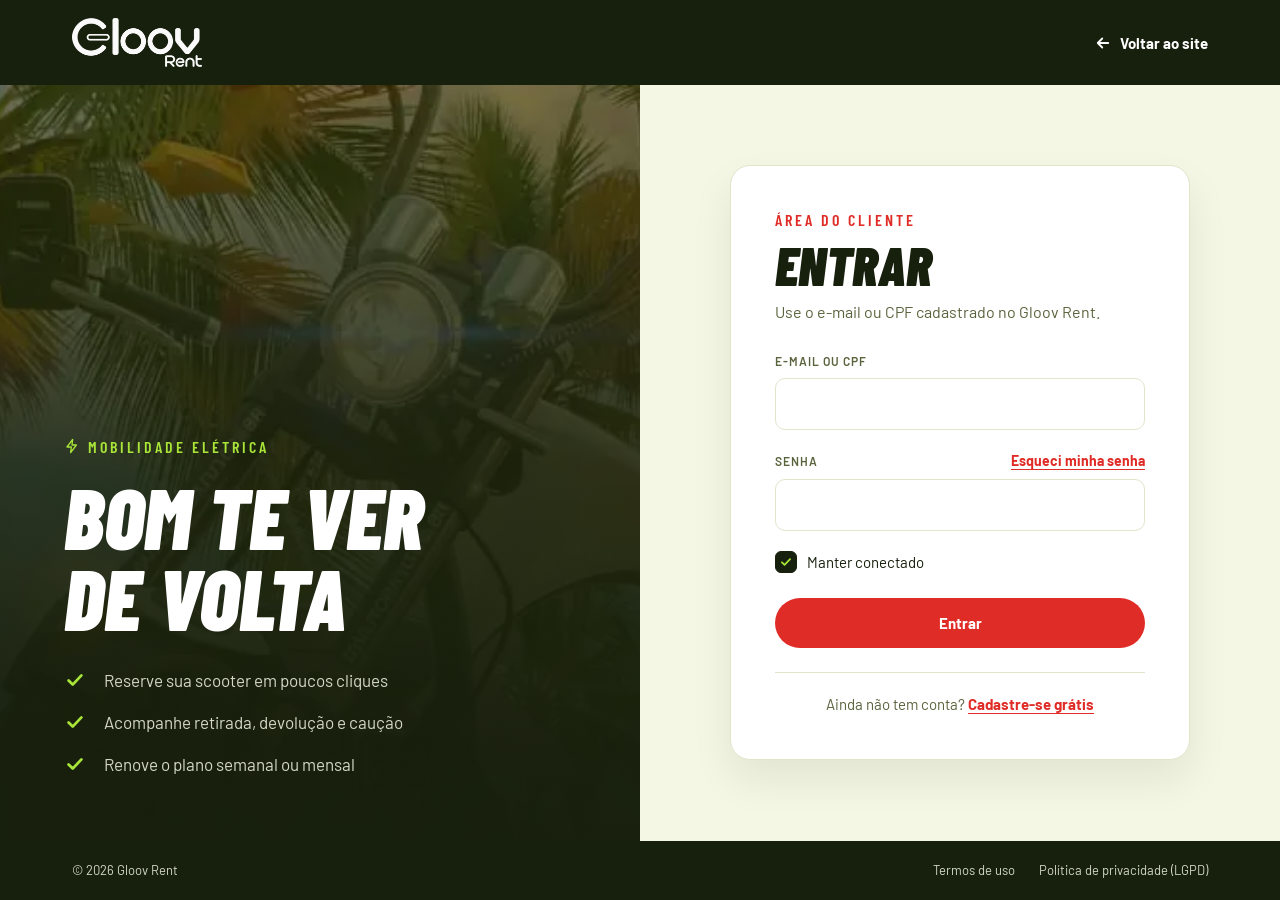
<file: login.html>
<!doctype html>
<html lang="pt-BR">
<head>
  <meta charset="utf-8">
  <meta name="viewport" content="width=device-width, initial-scale=1">
  <title>Entrar — Gloov Rent</title>
  <meta name="description" content="Acesse sua conta Gloov Rent para reservar e acompanhar o aluguel da sua scooter elétrica.">
  <meta name="theme-color" content="#171F0D">
  <meta name="robots" content="noindex">

  <link rel="icon" href="assets/img/favicon.svg" type="image/svg+xml">

  <link rel="preload" href="assets/fonts/barlow-condensed-900-italic.woff2" as="font" type="font/woff2" crossorigin>
  <link rel="preload" href="assets/fonts/barlow-400.woff2" as="font" type="font/woff2" crossorigin>

  <link rel="stylesheet" href="assets/css/fonts.css">
  <link rel="stylesheet" href="assets/css/styles.css">
  <script src="assets/js/login.js" defer></script>
</head>
<body class="auth-page">

<svg class="sprite" aria-hidden="true" focusable="false">
  <symbol id="i-check" viewBox="0 0 24 24"><path d="M5 12.5l4.5 4.5L19 7" fill="none" stroke="currentColor" stroke-width="3" stroke-linecap="round" stroke-linejoin="round"/></symbol>
  <symbol id="i-bolt" viewBox="0 0 24 24"><path d="M13 2L4.5 13.5H11L10 22l8.5-11.5H12L13 2z" fill="none" stroke="currentColor" stroke-width="2" stroke-linejoin="round"/></symbol>
  <symbol id="i-arrow-left" viewBox="0 0 24 24"><path d="M19 12H5M11 6l-6 6 6 6" fill="none" stroke="currentColor" stroke-width="2.4" stroke-linecap="round" stroke-linejoin="round"/></symbol>
  <symbol id="i-eye" viewBox="0 0 24 24"><g fill="none" stroke="currentColor" stroke-width="2" stroke-linecap="round" stroke-linejoin="round"><path d="M2 12s3.6-7 10-7 10 7 10 7-3.6 7-10 7S2 12 2 12z"/><circle cx="12" cy="12" r="3"/></g></symbol>
  <symbol id="i-eye-off" viewBox="0 0 24 24"><g fill="none" stroke="currentColor" stroke-width="2" stroke-linecap="round" stroke-linejoin="round"><path d="M10.6 5.1A10 10 0 0 1 12 5c6.4 0 10 7 10 7a17 17 0 0 1-3 3.9M6.6 6.6A17 17 0 0 0 2 12s3.6 7 10 7a9.6 9.6 0 0 0 5.4-1.6"/><path d="M9.9 9.9a3 3 0 0 0 4.2 4.2M3 3l18 18"/></g></symbol>
</svg>

<a class="skip-link" href="#conteudo">Pular para o conteúdo</a>

<header class="site-header">
  <div class="container header-inner">
    <a class="logo" href="index.html" aria-label="Gloov Rent — página inicial">
      <img src="assets/img/logo-gloov.png" width="130" height="48" alt="Gloov Rent">
    </a>
    <a class="nav-login auth-back" href="index.html">
      <svg aria-hidden="true"><use href="#i-arrow-left"/></svg>Voltar ao site
    </a>
  </div>
</header>

<main id="conteudo" class="auth">
  <!-- Painel da marca (some no celular) -->
  <aside class="auth-aside" aria-hidden="true">
    <picture class="auth-bg">
      <source srcset="assets/img/hero-768.webp 768w, assets/img/hero-1440.webp 1440w" sizes="50vw" type="image/webp">
      <img src="assets/img/hero-1440.webp" alt="">
    </picture>
    <div class="auth-aside-content">
      <p class="eyebrow eyebrow--neon"><svg><use href="#i-bolt"/></svg>Mobilidade elétrica</p>
      <p class="h1">Bom te ver <br>de volta</p>
      <ul class="checklist">
        <li><svg><use href="#i-check"/></svg>Reserve sua scooter em poucos cliques</li>
        <li><svg><use href="#i-check"/></svg>Acompanhe retirada, devolução e caução</li>
        <li><svg><use href="#i-check"/></svg>Renove o plano semanal ou mensal</li>
      </ul>
    </div>
  </aside>

  <section class="auth-main" aria-labelledby="login-titulo">
    <div class="auth-card">
      <header class="auth-head">
        <p class="eyebrow eyebrow--sm">Área do cliente</p>
        <h1 class="h3" id="login-titulo">Entrar</h1>
        <p class="auth-sub">Use o e-mail ou CPF cadastrado no Gloov Rent.</p>
      </header>

      <form class="auth-form" id="form-login" action="reserva.html" method="post" novalidate>
        <div class="field">
          <label for="usuario">E-mail ou CPF</label>
          <div class="control">
            <input type="text" id="usuario" name="usuario" autocomplete="username" inputmode="email" required
              value="cliente@gloovrent.com.br" aria-describedby="erro-usuario">
          </div>
          <p class="field-error" id="erro-usuario" hidden></p>
        </div>

        <div class="field">
          <div class="field-row">
            <label for="senha">Senha</label>
            <a class="auth-link" href="recuperar-senha.html">Esqueci minha senha</a>
          </div>
          <div class="control control--senha">
            <input type="password" id="senha" name="senha" autocomplete="current-password" required minlength="6"
              value="123456" aria-describedby="erro-senha">
            <button class="toggle-senha" type="button" aria-controls="senha" aria-pressed="false">
              <svg aria-hidden="true"><use href="#i-eye"/></svg>
              <span class="sr-only">Mostrar senha</span>
            </button>
          </div>
          <p class="field-error" id="erro-senha" hidden></p>
        </div>

        <label class="checkbox">
          <input type="checkbox" name="lembrar" id="lembrar" checked>
          <span class="checkbox-box" aria-hidden="true"><svg><use href="#i-check"/></svg></span>
          Manter conectado
        </label>

        <button class="btn btn--vermelho auth-submit" type="submit">Entrar</button>

        <p class="auth-status" id="status-login" role="status" hidden></p>
      </form>

      <p class="auth-alt">Ainda não tem conta? <a class="auth-link" href="cadastro.html">Cadastre-se grátis</a></p>
    </div>
  </section>
</main>

<footer class="auth-footer">
  <div class="container">
    <p>© <span id="ano">2026</span> Gloov Rent</p>
    <ul>
      <li><a href="termos.html">Termos de uso</a></li>
      <li><a href="privacidade.html">Política de privacidade (LGPD)</a></li>
    </ul>
  </div>
</footer>

</body>
</html>
</file>
<file: assets/css/fonts.css>
/* Fontes locais — Barlow e Barlow Condensed (Google Fonts, licença SIL Open Font License 1.1)
   Subconjunto latin (inclui acentos do português). */

@font-face {
  font-family: "Barlow";
  font-style: normal;
  font-weight: 400;
  font-display: swap;
  src: url("../fonts/barlow-400.woff2") format("woff2");
}
@font-face {
  font-family: "Barlow";
  font-style: normal;
  font-weight: 600;
  font-display: swap;
  src: url("../fonts/barlow-600.woff2") format("woff2");
}
@font-face {
  font-family: "Barlow";
  font-style: normal;
  font-weight: 700;
  font-display: swap;
  src: url("../fonts/barlow-700.woff2") format("woff2");
}

@font-face {
  font-family: "Barlow Condensed";
  font-style: normal;
  font-weight: 600;
  font-display: swap;
  src: url("../fonts/barlow-condensed-600.woff2") format("woff2");
}
@font-face {
  font-family: "Barlow Condensed";
  font-style: normal;
  font-weight: 700;
  font-display: swap;
  src: url("../fonts/barlow-condensed-700.woff2") format("woff2");
}
@font-face {
  font-family: "Barlow Condensed";
  font-style: italic;
  font-weight: 700;
  font-display: swap;
  src: url("../fonts/barlow-condensed-700-italic.woff2") format("woff2");
}
@font-face {
  font-family: "Barlow Condensed";
  font-style: italic;
  font-weight: 900;
  font-display: swap;
  src: url("../fonts/barlow-condensed-900-italic.woff2") format("woff2");
}
</file>
<file: assets/css/styles.css>
/* =========================================================
   Gloov Rent — estilos da landing page
   Tokens espelham os estilos do Figma (Cores/* e Texto/*)
   ========================================================= */

:root {
  /* Cores */
  --verde-escuro: #171F0D;
  --verde-escuro-hover: #2E3D18;
  --verde-superficie: #232F13;
  --verde-borda: #455B28;
  --vermelho: #E02C27;
  --vermelho-hover: #B9221E;
  --vermelho-sobre-limao: #CF241E;
  --limao: #C8DB29;
  --limao-claro: #D4E13E;
  --verde: #7CC13B;
  --verde-texto: #639A2F;
  --verde-neon: #A9E539;
  --creme: #F4F7E4;
  --creme-claro: #FAFBEE;
  --borda-clara: #E1E5CA;
  --texto-secundario: #59633C;
  --texto-sobre-escuro: #D3D8C6;
  --branco: #FFFFFF;
  --divisor-escuro: rgba(255, 255, 255, .12);

  /* Tipografia */
  --font-display: "Barlow Condensed", "Arial Narrow", sans-serif;
  --font-body: "Barlow", system-ui, -apple-system, "Segoe UI", sans-serif;

  /* Escala de títulos (desktop → celular) */
  --fs-display: clamp(3.25rem, 2rem + 5.6vw, 6.375rem);   /* 102px */
  --fs-h1:      clamp(2.75rem, 1.8rem + 4.4vw, 5.5rem);    /* 88px */
  --fs-h2:      clamp(2.5rem, 1.9rem + 2.8vw, 4.25rem);    /* 68px */
  --fs-h3:      clamp(2.25rem, 1.8rem + 2vw, 3.75rem);     /* 60px */
  --fs-h4:      clamp(1.875rem, 1.5rem + 1.4vw, 2.625rem); /* 42px */
  --fs-h5:      2rem;                                       /* 32px */
  --fs-h6:      1.75rem;                                    /* 28px */

  /* Layout */
  --container: 1136px;
  --gutter: 24px;
  --radius-sm: 10px;
  --radius: 16px;
  --radius-lg: 20px;
  --section-pad: clamp(64px, 4rem + 2vw, 96px);
  --header-h: 85px;
}

/* ---------- Base ---------- */
*, *::before, *::after { box-sizing: border-box; }
html { scroll-behavior: smooth; scroll-padding-top: var(--header-h); -webkit-text-size-adjust: 100%; }
body {
  margin: 0;
  font-family: var(--font-body);
  font-size: 1rem;
  line-height: 1.5;
  color: var(--verde-escuro);
  background: var(--branco);
  -webkit-font-smoothing: antialiased;
}
img, svg, iframe { display: block; max-width: 100%; }
h1, h2, h3, p, ul, ol, dl, dd, figure, blockquote { margin: 0; }
ul, ol { padding: 0; list-style: none; }
a { color: inherit; text-decoration: none; }
button, input, select { font: inherit; color: inherit; }
address { font-style: normal; }
.sprite { position: absolute; width: 0; height: 0; overflow: hidden; }

.sr-only {
  position: absolute; width: 1px; height: 1px; padding: 0; margin: -1px;
  overflow: hidden; clip: rect(0 0 0 0); white-space: nowrap; border: 0;
}
.skip-link {
  position: absolute; left: 16px; top: -60px; z-index: 100;
  padding: 12px 20px; border-radius: var(--radius-sm);
  background: var(--verde-neon); color: var(--verde-escuro); font-weight: 700;
}
.skip-link:focus { top: 16px; }

:focus-visible { outline: 3px solid var(--verde-neon); outline-offset: 3px; }
.section:not(.store) :focus-visible,
.prices :focus-visible { outline-color: var(--vermelho); }

.container {
  width: 100%;
  max-width: calc(var(--container) + var(--gutter) * 2);
  margin-inline: auto;
  padding-inline: var(--gutter);
}

/* ---------- Tipografia ---------- */
.h-display, .h1, .h2, .h3, .h4, .h5, .h6, .step-num, .price-value, .scooter-price {
  font-family: var(--font-display);
  font-style: italic;
  font-weight: 900;
  text-transform: uppercase;
  line-height: 1;
}
.h-display { font-size: var(--fs-display); line-height: .96; letter-spacing: -1px; }
.h1 { font-size: var(--fs-h1); line-height: .955; }
.h2 { font-size: var(--fs-h2); }
.h3 { font-size: var(--fs-h3); }
.h4 { font-size: var(--fs-h4); }
.h5 { font-size: var(--fs-h5); }
.h6 { font-size: var(--fs-h6); }

.eyebrow {
  display: flex; align-items: center; gap: 8px;
  font-family: var(--font-display);
  font-weight: 600;
  font-size: 1.5rem;
  letter-spacing: 3px;
  text-transform: uppercase;
  line-height: 1.2;
  color: var(--vermelho);
}
.eyebrow svg { width: 16px; height: 16px; flex: none; }
.eyebrow--sm { font-size: 1rem; }
.eyebrow--neon { color: var(--verde-neon); font-size: 1rem; }
.eyebrow--escuro { color: var(--verde-escuro); }

/* Em telas largas, as quebras <br> dos títulos seguem o Figma; no celular o texto flui. */
@media (max-width: 767px) { .h-display br, .h1 br, .h2 br, .h3 br, .h4 br { display: none; } }

/* ---------- Botões ---------- */
.btn {
  display: inline-flex; align-items: center; justify-content: center; gap: 8px;
  min-height: 50px;
  padding: 14px 24px;
  border: 2px solid transparent;
  border-radius: 999px;
  font-family: var(--font-body);
  font-weight: 700;
  font-size: .9375rem;
  line-height: 1.2;
  white-space: nowrap;
  cursor: pointer;
  transition: background-color .15s ease-out, color .15s ease-out, border-color .15s ease-out;
}
.btn svg { width: 18px; height: 18px; flex: none; }
.btn--grande { min-height: 62px; padding: 20px 36px; }

.btn--vermelho { background: var(--vermelho); color: var(--branco); }
.btn--vermelho:hover { background: var(--vermelho-hover); }

.btn--escuro { background: var(--verde-escuro); color: var(--branco); }
.btn--escuro:hover { background: var(--verde-escuro-hover); }

.btn--contorno-escuro { border-color: var(--verde-escuro); color: var(--verde-escuro); }
.btn--contorno-escuro:hover { background: var(--verde-escuro); color: var(--branco); }

.btn--branco { background: var(--branco); color: var(--verde-escuro); }
.btn--branco:hover { background: var(--creme); }

.btn--contorno-branco { border-color: var(--branco); color: var(--branco); }
.btn--contorno-branco:hover { background: var(--branco); color: var(--verde-escuro); }

/* ---------- Cabeçalho ---------- */
.site-header {
  position: sticky; top: 0; z-index: 50;
  background: var(--verde-escuro);
  color: var(--branco);
}
.header-inner {
  display: flex; align-items: center; justify-content: space-between; gap: 32px;
  min-height: var(--header-h);
}
.logo img { width: 130px; height: auto; }

.main-nav { display: flex; align-items: center; justify-content: space-between; gap: 32px; flex: 1; }
.nav-links { display: flex; gap: clamp(20px, 3vw, 56px); margin-left: auto; }
.nav-links a, .nav-login {
  font-weight: 600; font-size: 1.25rem; line-height: 1.2;
  padding-block: 6px;
  background: linear-gradient(var(--verde-neon), var(--verde-neon)) left bottom / 0 2px no-repeat;
  transition: background-size .2s ease-out;
}
.nav-links a:hover, .nav-links a[aria-current="true"] { background-size: 100% 2px; }
.nav-actions { display: flex; align-items: center; gap: 28px; }
.nav-login { font-size: .9375rem; font-weight: 700; }
.nav-login:hover { color: var(--verde-neon); }

.nav-toggle {
  display: none;
  width: 48px; height: 48px; padding: 12px;
  border: 0; border-radius: var(--radius-sm);
  background: transparent; color: var(--branco); cursor: pointer;
}
.nav-toggle svg { width: 24px; height: 24px; }

@media (max-width: 1080px) {
  .nav-links a { font-size: 1.0625rem; }
}

@media (max-width: 960px) {
  .nav-toggle { display: block; }
  .main-nav {
    position: absolute; inset: var(--header-h) 0 auto 0;
    flex-direction: column; align-items: stretch; gap: 24px;
    padding: 16px var(--gutter) 32px;
    background: var(--verde-escuro);
    border-top: 1px solid var(--divisor-escuro);
    box-shadow: 0 24px 40px rgba(0, 0, 0, .35);
    display: none;
  }
  .main-nav.is-open { display: flex; }
  .nav-links { flex-direction: column; gap: 0; margin: 0; }
  .nav-links a { display: block; padding: 14px 0; font-size: 1.25rem; border-bottom: 1px solid var(--divisor-escuro); background: none; }
  .nav-actions { justify-content: space-between; }
}

/* ---------- Início (hero) ---------- */
.hero {
  position: relative;
  isolation: isolate;
  color: var(--branco);
  background: var(--verde-escuro);
  padding-block: 90px 72px;
  min-height: 721px;
  display: flex; align-items: center;
}
.hero-bg, .hero-bg img {
  position: absolute; inset: 0; z-index: -1;
  width: 100%; height: 100%; object-fit: cover;
}
.hero-bg::after {
  /* reforço de contraste para o texto em telas estreitas */
  content: ""; position: absolute; inset: 0;
  background: linear-gradient(90deg, rgba(23, 31, 13, .55) 0%, rgba(23, 31, 13, .15) 70%);
}
.hero-content { display: grid; gap: 14px; }
.hero .h-display { margin-top: 0; }
.lead { font-size: 1.25rem; line-height: 1.5; color: var(--branco); max-width: 62ch; }

/* Formulário de reserva */
.booking {
  position: relative;
  display: grid;
  grid-template-columns: repeat(4, minmax(0, 1fr)) auto;
  align-items: end;
  gap: 16px;
  margin-top: 14px;
  padding: 24px;
  border-radius: var(--radius);
  background: var(--branco);
  color: var(--verde-escuro);
  box-shadow: 0 20px 40px rgba(0, 0, 0, .18);
}
.field { display: grid; gap: 8px; min-width: 0; }
.field label {
  font-weight: 600; font-size: .75rem; letter-spacing: 1px; text-transform: uppercase;
  color: var(--texto-secundario);
}
.control { position: relative; }
.control input, .control select {
  width: 100%; height: 52px;
  padding: 0 14px 0 16px;
  border: 1.5px solid var(--borda-clara);
  border-radius: var(--radius-sm);
  background: var(--branco);
  font-size: .9375rem;
  color: var(--verde-escuro);
  appearance: none;
  -webkit-appearance: none;
}
.control input::-webkit-calendar-picker-indicator { opacity: .6; cursor: pointer; }
.control--select::after {
  content: ""; position: absolute; right: 16px; top: 50%;
  width: 8px; height: 8px; margin-top: -6px;
  border: solid var(--texto-secundario); border-width: 0 2px 2px 0;
  transform: rotate(45deg); pointer-events: none;
}
.control input:hover, .control select:hover { border-color: #C9CFAE; }
.control input:focus-visible, .control select:focus-visible { outline: 2px solid var(--vermelho); outline-offset: 1px; border-color: transparent; }
.control input[aria-invalid="true"] { border-color: var(--vermelho); }
.booking-submit { height: 52px; }
.booking-model {
  grid-column: 1 / -1;
  justify-self: start;
  padding: 6px 12px; border-radius: 999px;
  background: var(--creme); font-size: .875rem; font-weight: 600;
  display: inline-flex; align-items: center; gap: 10px; flex-wrap: wrap;
}
.booking-model[hidden] { display: none; }
.booking-model-trocar {
  padding: 0; border: 0; background: none; cursor: pointer;
  font: inherit; color: var(--vermelho); text-decoration: underline; text-underline-offset: 2px;
}
.booking-model-trocar:hover { color: var(--vermelho-hover); }
.booking-error { grid-column: 1 / -1; color: var(--vermelho); font-weight: 600; font-size: .875rem; }

@media (max-width: 1080px) {
  .booking { grid-template-columns: repeat(2, minmax(0, 1fr)); }
  .booking-submit { grid-column: 1 / -1; }
}
@media (max-width: 767px) {
  .hero { min-height: 0; padding-block: 56px 48px; }
  .lead { font-size: 1.0625rem; }
  .booking { grid-template-columns: 1fr; padding: 20px; }
}

/* ---------- Preços ---------- */
.prices { background: var(--limao); padding-block: 36px; }
.prices-grid { display: grid; grid-template-columns: repeat(2, minmax(0, 1fr)); gap: 16px; }
.price-card {
  position: relative;
  padding: 24px 20px;
  border-radius: var(--radius);
  background: var(--creme-claro);
}
.price-label {
  font-family: var(--font-display); font-weight: 700; font-size: 1.25rem;
  letter-spacing: 2px; text-transform: uppercase; color: var(--texto-secundario);
}
.price-value { font-size: var(--fs-h5); margin-top: 4px; }
.badge {
  position: absolute; right: 20px; top: 50%; transform: translateY(-50%);
  padding: 6px 12px; border-radius: 999px;
  font-weight: 700; font-size: .75rem; letter-spacing: 1px; text-transform: uppercase;
}
.badge--vermelho { background: var(--vermelho); color: var(--branco); }
@media (max-width: 767px) {
  .prices-grid { grid-template-columns: 1fr; }
  .price-value { font-size: 1.75rem; }
  .badge { position: static; transform: none; display: inline-block; margin-top: 12px; }
}

/* ---------- Seções genéricas ---------- */
.section { padding-block: var(--section-pad); }
.section-head { display: grid; gap: 8px; margin-bottom: 40px; }
.section-head--row { display: flex; align-items: flex-end; justify-content: space-between; gap: 24px; flex-wrap: wrap; }
.section-head--row > div { display: grid; gap: 8px; }

/* ---------- Como funciona ---------- */
.steps { display: grid; grid-template-columns: repeat(3, minmax(0, 1fr)); gap: 24px; }
.step-card {
  display: grid; align-content: start; gap: 16px;
  padding: 32px;
  border-radius: var(--radius-lg);
  background: var(--creme);
}
.step-num { font-size: 3.75rem; color: var(--verde-texto); }
.step-card p { font-size: 1rem; line-height: 1.5625; color: var(--texto-secundario); }
@media (max-width: 900px) { .steps { grid-template-columns: 1fr; } }

/* ---------- Vantagens ---------- */
.advantages {
  position: relative; overflow: hidden; isolation: isolate;
  background: var(--limao);
}
.advantages::before, .advantages::after {
  content: ""; position: absolute; z-index: -1; border-radius: 50%;
}
.advantages::before { width: 1250px; height: 1250px; left: 40.6%; top: -510px; background: var(--limao-claro); }
.advantages::after  { width: 720px;  height: 720px;  left: 64.2%; top: 489px;  background: var(--verde); }
.advantages-title { color: var(--vermelho-sobre-limao); }
.advantages-intro {
  margin-top: 4px; max-width: 60ch;
  font-family: var(--font-display); font-style: italic; font-weight: 700; font-size: 1.5rem; line-height: 1.05;
}
.reasons { display: grid; grid-template-columns: repeat(3, minmax(0, 1fr)); gap: 44px; margin-top: 52px; }
.reason { display: grid; align-content: start; gap: 20px; }
.reason-icon { width: 155px; height: 150px; color: var(--verde-escuro); }
.reason h3 { color: var(--vermelho-sobre-limao); }
.reason p {
  font-family: var(--font-display); font-style: italic; font-weight: 700; font-size: 1.5rem; line-height: 1;
}
@media (max-width: 900px) {
  .reasons { grid-template-columns: 1fr; gap: 40px; }
  .reason-icon { width: 96px; height: 93px; }
  .advantages::after { left: 40%; top: auto; bottom: -420px; }
}

/* ---------- Scooters ---------- */
.scooter-grid { display: grid; grid-template-columns: repeat(3, minmax(0, 1fr)); gap: 24px; }
.scooter-card {
  display: flex; flex-direction: column;
  border: 2px solid var(--borda-clara);
  border-radius: var(--radius-lg);
  overflow: hidden;
  background: var(--branco);
  transition: box-shadow .2s ease-out, transform .2s ease-out;
}
.scooter-card:hover { box-shadow: 0 18px 36px rgba(23, 31, 13, .12); transform: translateY(-2px); }
.scooter-photo { width: 100%; aspect-ratio: 359 / 270; object-fit: cover; }
.scooter-body { display: flex; flex-direction: column; flex: 1; padding: 24px; }
.scooter-head { display: flex; align-items: center; justify-content: space-between; gap: 12px; padding-bottom: 24px; }
.tag {
  padding: 4px 12px; border-radius: 999px;
  background: var(--verde); color: var(--verde-escuro);
  font-weight: 700; font-size: .75rem; letter-spacing: 1px; text-transform: uppercase;
}
.specs > div {
  display: flex; justify-content: space-between; gap: 12px;
  padding-block: 8px;
  border-bottom: 1px solid var(--borda-clara);
  font-size: .9375rem;
}
.specs dt { color: var(--texto-secundario); }
.specs dd { font-weight: 700; text-align: right; }
.scooter-foot { display: flex; align-items: flex-end; justify-content: space-between; gap: 12px; margin-top: auto; padding-top: 16px; }
.scooter-price { color: var(--vermelho); font-size: 2rem; }
.scooter-price small {
  display: block; margin-bottom: 4px;
  font-family: var(--font-body); font-style: normal; font-weight: 400; font-size: .8125rem;
  text-transform: none; color: var(--texto-secundario);
}
@media (max-width: 1000px) { .scooter-grid { grid-template-columns: repeat(2, minmax(0, 1fr)); } }
@media (max-width: 680px)  { .scooter-grid { grid-template-columns: 1fr; } }

/* ---------- Depoimentos ---------- */
.testimonials { background: var(--creme); }
.testimonial-grid { display: grid; grid-template-columns: repeat(3, minmax(0, 1fr)); gap: 24px; }
.testimonial {
  display: grid; align-content: start; gap: 20px;
  padding: 32px;
  border: 1px solid var(--borda-clara);
  border-radius: var(--radius-lg);
  background: var(--branco);
}
.stars { display: flex; gap: 4px; color: var(--vermelho); }
.stars svg { width: 20px; height: 20px; }
.testimonial blockquote { font-size: 1rem; line-height: 1.5625; color: var(--texto-secundario); }
.testimonial figcaption { display: grid; gap: 2px; }
.testimonial figcaption strong { font-size: .9375rem; }
.testimonial figcaption span { font-size: .8125rem; color: var(--texto-secundario); }
@media (max-width: 900px) { .testimonial-grid { grid-template-columns: 1fr; } }

/* ---------- Nossa Loja ---------- */
.store { background: var(--verde-escuro); color: var(--branco); }
.store-grid { display: grid; grid-template-columns: repeat(2, minmax(0, 1fr)); gap: 48px; align-items: start; }
.store-col { display: grid; gap: 20px; justify-items: start; }
.store-col > * { width: 100%; }
.store-col > .btn, .store-col > .eyebrow { width: auto; }
.store-intro { font-size: 1.0625rem; line-height: 1.6; color: var(--texto-sobre-escuro); }
.store-card {
  display: flex; gap: 20px; align-items: flex-start;
  padding: 28px 24px 24px;
  border-radius: var(--radius);
  background: var(--verde-superficie);
}
.store-icon {
  display: grid; place-items: center; flex: none;
  width: 48px; height: 48px; border-radius: 50%;
  background: var(--verde); color: var(--verde-escuro);
}
.store-icon svg { width: 24px; height: 24px; }
.store-card h3 { margin-bottom: 8px; }
.store-card address { font-size: .9375rem; line-height: 1.85; color: var(--texto-sobre-escuro); }
.link-neon { font-weight: 700; font-size: .9375rem; color: var(--verde-neon); text-decoration: underline; text-underline-offset: 3px; }
.map { overflow: hidden; border-radius: var(--radius); background: var(--verde-superficie); aspect-ratio: 544 / 220; }
.map iframe { width: 100%; height: 100%; border: 0; filter: grayscale(.2); }

.checklist { display: grid; gap: 16px; }
.checklist li { display: flex; gap: 18px; align-items: flex-start; font-size: 1.0625rem; line-height: 1.53; color: var(--texto-sobre-escuro); }
.checklist strong { color: var(--branco); }
.checklist svg { width: 22px; height: 26px; flex: none; color: var(--verde-neon); }
.extras { display: grid; gap: 16px; padding: 28px 24px 24px; border-radius: var(--radius); background: var(--verde-superficie); }
.chips { display: flex; flex-wrap: wrap; gap: 12px; }
.chips li {
  padding: 8px 16px; border: 1px solid var(--verde-borda); border-radius: 999px;
  font-weight: 600; font-size: .875rem; color: var(--texto-sobre-escuro);
}
@media (max-width: 900px) {
  .store-grid { grid-template-columns: 1fr; gap: 64px; }
  .map { aspect-ratio: 4 / 3; }
}

/* ---------- Perguntas frequentes ---------- */
.faq-grid { display: grid; grid-template-columns: 400px minmax(0, 1fr); gap: 48px; align-items: start; }
.faq-aside { display: grid; gap: 8px; justify-items: start; }
.faq-text { margin-block: 16px; font-size: 1.0625rem; line-height: 1.53; color: var(--texto-secundario); }
.faq-list details { border-bottom: 1px solid var(--borda-clara); }
.faq-list details:first-child { border-top: 1px solid var(--borda-clara); }
.faq-list summary {
  display: flex; align-items: center; justify-content: space-between; gap: 16px;
  padding-block: 24px;
  font-weight: 700; font-size: 1.0625rem; line-height: 1.5;
  cursor: pointer; list-style: none;
}
.faq-list summary::-webkit-details-marker { display: none; }
.faq-list summary svg { width: 20px; height: 20px; flex: none; color: var(--vermelho); transition: transform .2s ease-out; }
.faq-list details[open] summary svg { transform: rotate(45deg); }
.faq-list summary:hover { color: var(--vermelho); }
.faq-list details p { max-width: 62ch; padding-bottom: 24px; margin-top: -12px; font-size: 1rem; line-height: 1.5625; color: var(--texto-secundario); }
@media (max-width: 900px) { .faq-grid { grid-template-columns: 1fr; gap: 32px; } }

/* ---------- Cadastre-se ---------- */
.cta { background: var(--vermelho); color: var(--branco); padding-block: 64px; }
.cta .container { display: grid; gap: 16px; justify-items: start; }
.cta p { font-size: 1.0625rem; }
.cta-actions { display: flex; flex-wrap: wrap; gap: 12px; margin-top: 20px; }

/* ---------- Rodapé ---------- */
.site-footer { background: var(--verde-escuro); color: var(--texto-sobre-escuro); padding-block: 64px 40px; }
.footer-top { display: flex; justify-content: space-between; gap: 48px; flex-wrap: wrap; }
.footer-brand { display: grid; gap: 8px; align-content: start; }
.footer-brand p { font-size: .875rem; }
.footer-cols { display: flex; gap: 72px; flex-wrap: wrap; }
.footer-title {
  margin-bottom: 12px;
  font-family: var(--font-display); font-weight: 600; font-size: 1rem; letter-spacing: 3px; text-transform: uppercase;
  color: var(--verde-neon);
}
.footer-cols ul { display: grid; gap: 12px; font-size: .9375rem; }
.footer-cols a:hover, .footer-bottom a:hover { color: var(--branco); text-decoration: underline; text-underline-offset: 3px; }
.footer-bottom {
  display: flex; justify-content: space-between; align-items: center; gap: 16px; flex-wrap: wrap;
  margin-top: 40px; padding-top: 16px;
  border-top: 1px solid var(--divisor-escuro);
  font-size: .8125rem;
}
.footer-bottom ul { display: flex; gap: 24px; flex-wrap: wrap; }
@media (max-width: 767px) { .footer-cols { gap: 40px; } }

/* ---------- Login (login.html) ---------- */
.auth-page { display: flex; flex-direction: column; min-height: 100vh; min-height: 100dvh; background: var(--creme); }
.auth-back { display: inline-flex; align-items: center; gap: 8px; }
.auth-back svg { width: 18px; height: 18px; }

.auth { flex: 1; display: grid; grid-template-columns: minmax(0, 1fr) minmax(0, 1fr); }

.auth-aside {
  position: relative; isolation: isolate; overflow: hidden;
  display: flex; align-items: flex-end;
  padding: 64px clamp(32px, 5vw, 72px);
  background: var(--verde-escuro); color: var(--branco);
}
.auth-bg, .auth-bg img { position: absolute; inset: 0; z-index: -1; width: 100%; height: 100%; object-fit: cover; }
.auth-bg::after {
  content: ""; position: absolute; inset: 0;
  background: linear-gradient(0deg, rgba(23, 31, 13, .92) 0%, rgba(23, 31, 13, .55) 55%, rgba(23, 31, 13, .2) 100%);
}
.auth-aside-content { display: grid; gap: 20px; max-width: 520px; }
.auth-aside .checklist { margin-top: 8px; }

.auth-main { display: grid; place-items: center; padding: 56px var(--gutter); }
.auth-card {
  width: 100%; max-width: 460px;
  padding: clamp(28px, 4vw, 44px);
  border: 1px solid var(--borda-clara);
  border-radius: var(--radius-lg);
  background: var(--branco);
  box-shadow: 0 20px 40px rgba(23, 31, 13, .08);
}
.auth-head { display: grid; gap: 8px; margin-bottom: 28px; }
.auth-sub { color: var(--texto-secundario); }

.auth-form { display: grid; gap: 20px; }
.field-row { display: flex; align-items: baseline; justify-content: space-between; gap: 12px; }
.field-error { color: var(--vermelho); font-weight: 600; font-size: .875rem; }
.auth-link { font-weight: 700; font-size: .875rem; color: var(--vermelho); text-decoration: underline; text-underline-offset: 3px; }
.auth-link:hover { color: var(--vermelho-hover); }
.auth-card :focus-visible { outline-color: var(--vermelho); }

.control--senha input { padding-right: 52px; }
.toggle-senha {
  position: absolute; right: 4px; top: 50%; transform: translateY(-50%);
  display: grid; place-items: center;
  width: 44px; height: 44px; padding: 0;
  border: 0; border-radius: var(--radius-sm);
  background: transparent; color: var(--texto-secundario); cursor: pointer;
}
.toggle-senha:hover { color: var(--verde-escuro); }
.toggle-senha svg { width: 22px; height: 22px; }

.checkbox { display: inline-flex; align-items: center; gap: 10px; justify-self: start; font-size: .9375rem; cursor: pointer; }
.checkbox input { position: absolute; opacity: 0; width: 1px; height: 1px; }
.checkbox-box {
  display: grid; place-items: center; flex: none;
  width: 22px; height: 22px;
  border: 1.5px solid var(--borda-clara); border-radius: 6px;
  background: var(--branco); color: transparent;
  transition: background-color .15s ease-out, border-color .15s ease-out;
}
.checkbox-box svg { width: 14px; height: 14px; }
.checkbox:hover .checkbox-box { border-color: #C9CFAE; }
.checkbox input:checked + .checkbox-box { background: var(--verde-escuro); border-color: var(--verde-escuro); color: var(--verde-neon); }
.checkbox input:focus-visible + .checkbox-box { outline: 2px solid var(--vermelho); outline-offset: 2px; }

.auth-submit { width: 100%; margin-top: 4px; }
.auth-status { padding: 12px 16px; border-radius: var(--radius-sm); background: var(--creme); font-size: .9375rem; }
.auth-alt { margin-top: 24px; padding-top: 20px; border-top: 1px solid var(--borda-clara); text-align: center; font-size: .9375rem; color: var(--texto-secundario); }
.auth-alt .auth-link { font-size: inherit; }

.auth-footer { background: var(--verde-escuro); color: var(--texto-sobre-escuro); font-size: .8125rem; }
.auth-footer .container { display: flex; justify-content: space-between; align-items: center; gap: 16px; flex-wrap: wrap; padding-block: 20px; }
.auth-footer ul { display: flex; gap: 24px; flex-wrap: wrap; }
.auth-footer a:hover { color: var(--branco); text-decoration: underline; text-underline-offset: 3px; }

/* ---------- Cadastro (cadastro.html) ---------- */
.auth-card--largo { max-width: 560px; }
.field-grid { display: grid; grid-template-columns: repeat(2, minmax(0, 1fr)); gap: 20px 16px; align-items: start; }
.field-hint { color: var(--texto-secundario); font-size: .8125rem; }
.checkbox--texto { align-items: flex-start; line-height: 1.45; }
.checkbox--texto .checkbox-box { margin-top: 1px; }
.checkbox--texto .auth-link { font-size: inherit; }
.field .checkbox { font-weight: 400; font-size: .9375rem; letter-spacing: 0; text-transform: none; color: inherit; }
.checkbox input[aria-invalid="true"] + .checkbox-box { border-color: var(--vermelho); }
@media (max-width: 520px) { .field-grid { grid-template-columns: 1fr; } }

@media (max-width: 900px) {
  .auth { grid-template-columns: 1fr; }
  .auth-aside { display: none; }
  .auth-main { padding-block: 40px; }
}

/* ---------- Movimento reduzido ---------- */
@media (prefers-reduced-motion: reduce) {
  html { scroll-behavior: auto; }
  *, *::before, *::after { transition: none !important; animation: none !important; }
}
</file>
